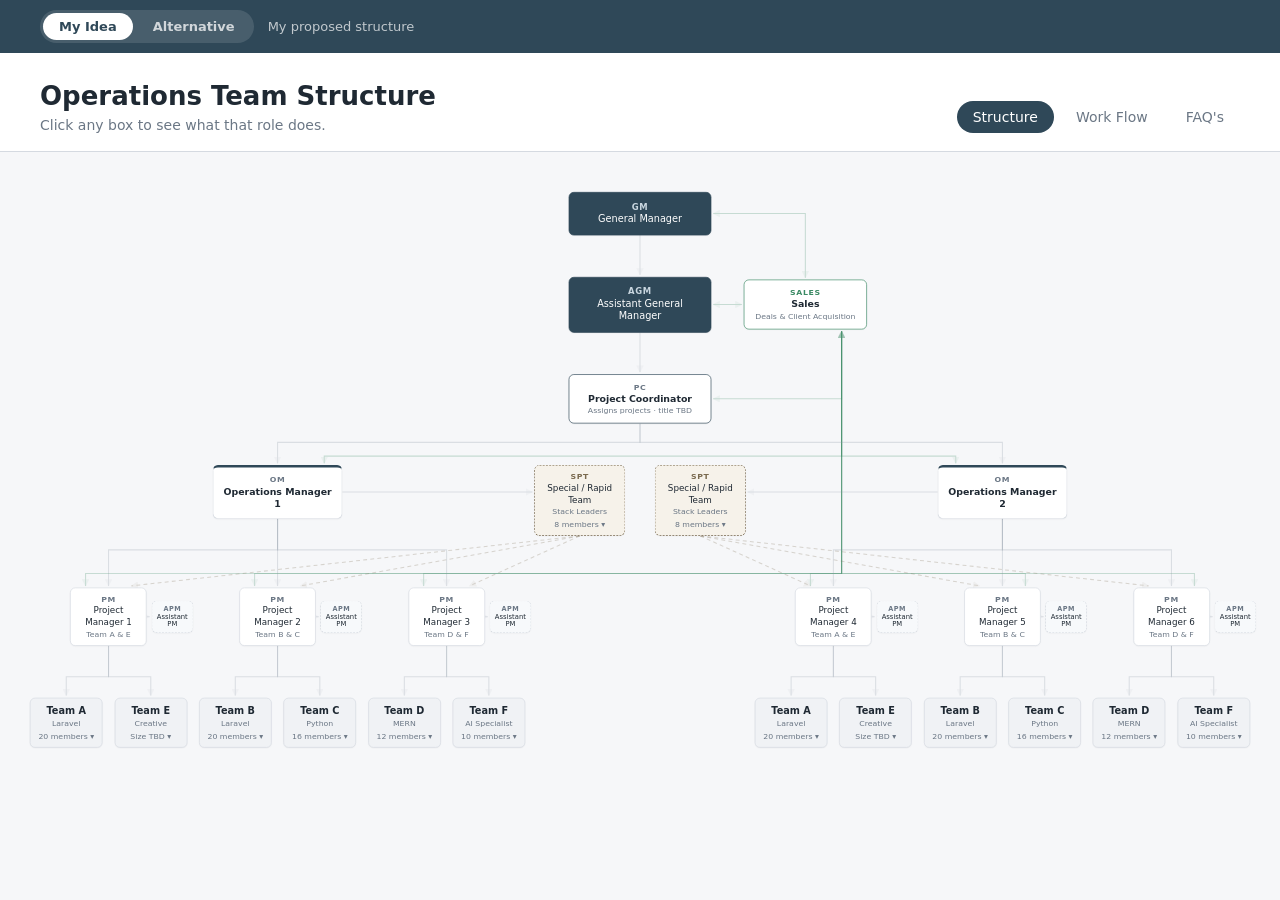
<file: index.html>
<!DOCTYPE html>
<html lang="en">

<head>
  <meta charset="UTF-8">
  <meta name="viewport" content="width=device-width, initial-scale=1.0">
  <title>Operations Team Structure</title>
  <link rel="stylesheet" href="style.css">
</head>

<body>

  <div class="version-bar">
    <nav class="version-switch" aria-label="Version">
      <a href="index.html" class="active" aria-current="true">My Idea</a>
      <a href="alt-structure.html">Alternative</a>
    </nav>
    <span class="version-note">My proposed structure</span>
  </div>

  <header class="page-header">
    <div>
      <h1>Operations Team Structure</h1>
      <p class="hint">Click any box to see what that role does.</p>
    </div>
    <nav class="top-nav" aria-label="Main">
      <ul>
        <li><a href="index.html" class="active" aria-current="page">Structure</a></li>
        <li><a href="workflow.html">Work Flow</a></li>
        <li><a href="faq.html">FAQ's</a></li>
      </ul>
    </nav>
  </header>

  <main class="chart-scroll">
    <div class="chart" id="chart">
      <svg class="lines" id="lines" aria-hidden="true"></svg>

      <!-- Level 1 -->
      <div class="level">
        <button class="node node--exec" data-id="gm">
          <span class="node-abbr">GM</span>
          <span class="node-title">General Manager</span>
        </button>
      </div>

      <!-- Level 2 -->
      <div class="level level--with-sales">
        <button class="node node--exec" data-id="agm">
          <span class="node-abbr">AGM</span>
          <span class="node-title">Assistant General Manager</span>
        </button>
        <button class="node node--sales" data-id="sales">
          <span class="node-abbr">SALES</span>
          <span class="node-title">Sales</span>
          <span class="node-sub">Deals &amp; Client Acquisition</span>
        </button>
      </div>

      <!-- Level 3: assigns the projects (final title not decided yet) -->
      <div class="level">
        <button class="node node--pc" data-id="pc">
          <span class="node-abbr">PC</span>
          <span class="node-title">Project Coordinator</span>
          <span class="node-sub">Assigns projects · title TBD</span>
        </button>
      </div>

      <!-- Operations Managers, Special Team, Project Managers, Teams -->
      <div class="org">
        <!-- Operations Manager 1 side -->
        <section class="side side--1">
          <button class="node node--om" data-id="om-1" style="grid-area: om">
            <span class="node-abbr">OM</span>
            <span class="node-title">Operations Manager 1</span>
          </button>
          <button class="node node--special" data-id="spt-1" style="grid-area: spt">
            <span class="node-abbr">SPT</span>
            <span class="node-title">Special / Rapid Team</span>
            <span class="node-sub">Stack Leaders</span>
            <span class="node-meta"></span>
          </button>

          <button class="node node--pm" data-id="pm-1ae" style="grid-area: p1">
            <span class="node-abbr">PM</span><span class="node-title">Project Manager 1</span>
            <span class="node-sub">Team A &amp; E</span>
          </button>
          <button class="node node--apm" data-id="apm-1ae" style="grid-area: p1">
            <span class="node-abbr">APM</span><span class="node-title">Assistant PM</span>
          </button>
          <button class="node node--pm" data-id="pm-1bc" style="grid-area: p2">
            <span class="node-abbr">PM</span><span class="node-title">Project Manager 2</span>
            <span class="node-sub">Team B &amp; C</span>
          </button>
          <button class="node node--apm" data-id="apm-1bc" style="grid-area: p2">
            <span class="node-abbr">APM</span><span class="node-title">Assistant PM</span>
          </button>
          <button class="node node--pm" data-id="pm-1df" style="grid-area: p3">
            <span class="node-abbr">PM</span><span class="node-title">Project Manager 3</span>
            <span class="node-sub">Team D &amp; F</span>
          </button>
          <button class="node node--apm" data-id="apm-1df" style="grid-area: p3">
            <span class="node-abbr">APM</span><span class="node-title">Assistant PM</span>
          </button>

          <button class="node node--team" data-id="team-1a" style="grid-area: ta">
            <span class="node-title">Team A</span><span class="node-sub">Laravel</span><span class="node-meta"></span>
          </button>
          <button class="node node--team" data-id="team-1e" style="grid-area: te">
            <span class="node-title">Team E</span><span class="node-sub">Creative</span><span class="node-meta"></span>
          </button>
          <button class="node node--team" data-id="team-1b" style="grid-area: tb">
            <span class="node-title">Team B</span><span class="node-sub">Laravel</span><span class="node-meta"></span>
          </button>
          <button class="node node--team" data-id="team-1c" style="grid-area: tc">
            <span class="node-title">Team C</span><span class="node-sub">Python</span><span class="node-meta"></span>
          </button>
          <button class="node node--team" data-id="team-1d" style="grid-area: td">
            <span class="node-title">Team D</span><span class="node-sub">MERN</span><span class="node-meta"></span>
          </button>
          <button class="node node--team" data-id="team-1f" style="grid-area: tf">
            <span class="node-title">Team F</span><span class="node-sub">AI Specialist</span><span class="node-meta"></span>
          </button>
        </section>

        <!-- Operations Manager 2 side -->
        <section class="side side--2">
          <button class="node node--om" data-id="om-2" style="grid-area: om">
            <span class="node-abbr">OM</span>
            <span class="node-title">Operations Manager 2</span>
          </button>
          <button class="node node--special" data-id="spt-2" style="grid-area: spt">
            <span class="node-abbr">SPT</span>
            <span class="node-title">Special / Rapid Team</span>
            <span class="node-sub">Stack Leaders</span>
            <span class="node-meta"></span>
          </button>

          <button class="node node--pm" data-id="pm-2ae" style="grid-area: p1">
            <span class="node-abbr">PM</span><span class="node-title">Project Manager 4</span>
            <span class="node-sub">Team A &amp; E</span>
          </button>
          <button class="node node--apm" data-id="apm-2ae" style="grid-area: p1">
            <span class="node-abbr">APM</span><span class="node-title">Assistant PM</span>
          </button>
          <button class="node node--pm" data-id="pm-2bc" style="grid-area: p2">
            <span class="node-abbr">PM</span><span class="node-title">Project Manager 5</span>
            <span class="node-sub">Team B &amp; C</span>
          </button>
          <button class="node node--apm" data-id="apm-2bc" style="grid-area: p2">
            <span class="node-abbr">APM</span><span class="node-title">Assistant PM</span>
          </button>
          <button class="node node--pm" data-id="pm-2df" style="grid-area: p3">
            <span class="node-abbr">PM</span><span class="node-title">Project Manager 6</span>
            <span class="node-sub">Team D &amp; F</span>
          </button>
          <button class="node node--apm" data-id="apm-2df" style="grid-area: p3">
            <span class="node-abbr">APM</span><span class="node-title">Assistant PM</span>
          </button>

          <button class="node node--team" data-id="team-2a" style="grid-area: ta">
            <span class="node-title">Team A</span><span class="node-sub">Laravel</span><span class="node-meta"></span>
          </button>
          <button class="node node--team" data-id="team-2e" style="grid-area: te">
            <span class="node-title">Team E</span><span class="node-sub">Creative</span><span class="node-meta"></span>
          </button>
          <button class="node node--team" data-id="team-2b" style="grid-area: tb">
            <span class="node-title">Team B</span><span class="node-sub">Laravel</span><span class="node-meta"></span>
          </button>
          <button class="node node--team" data-id="team-2c" style="grid-area: tc">
            <span class="node-title">Team C</span><span class="node-sub">Python</span><span class="node-meta"></span>
          </button>
          <button class="node node--team" data-id="team-2d" style="grid-area: td">
            <span class="node-title">Team D</span><span class="node-sub">MERN</span><span class="node-meta"></span>
          </button>
          <button class="node node--team" data-id="team-2f" style="grid-area: tf">
            <span class="node-title">Team F</span><span class="node-sub">AI Specialist</span><span class="node-meta"></span>
          </button>
        </section>
      </div>
    </div>
  </main>


  <script src="notes.js"></script>
  <script src="script.js"></script>
</body>

</html>
</file>
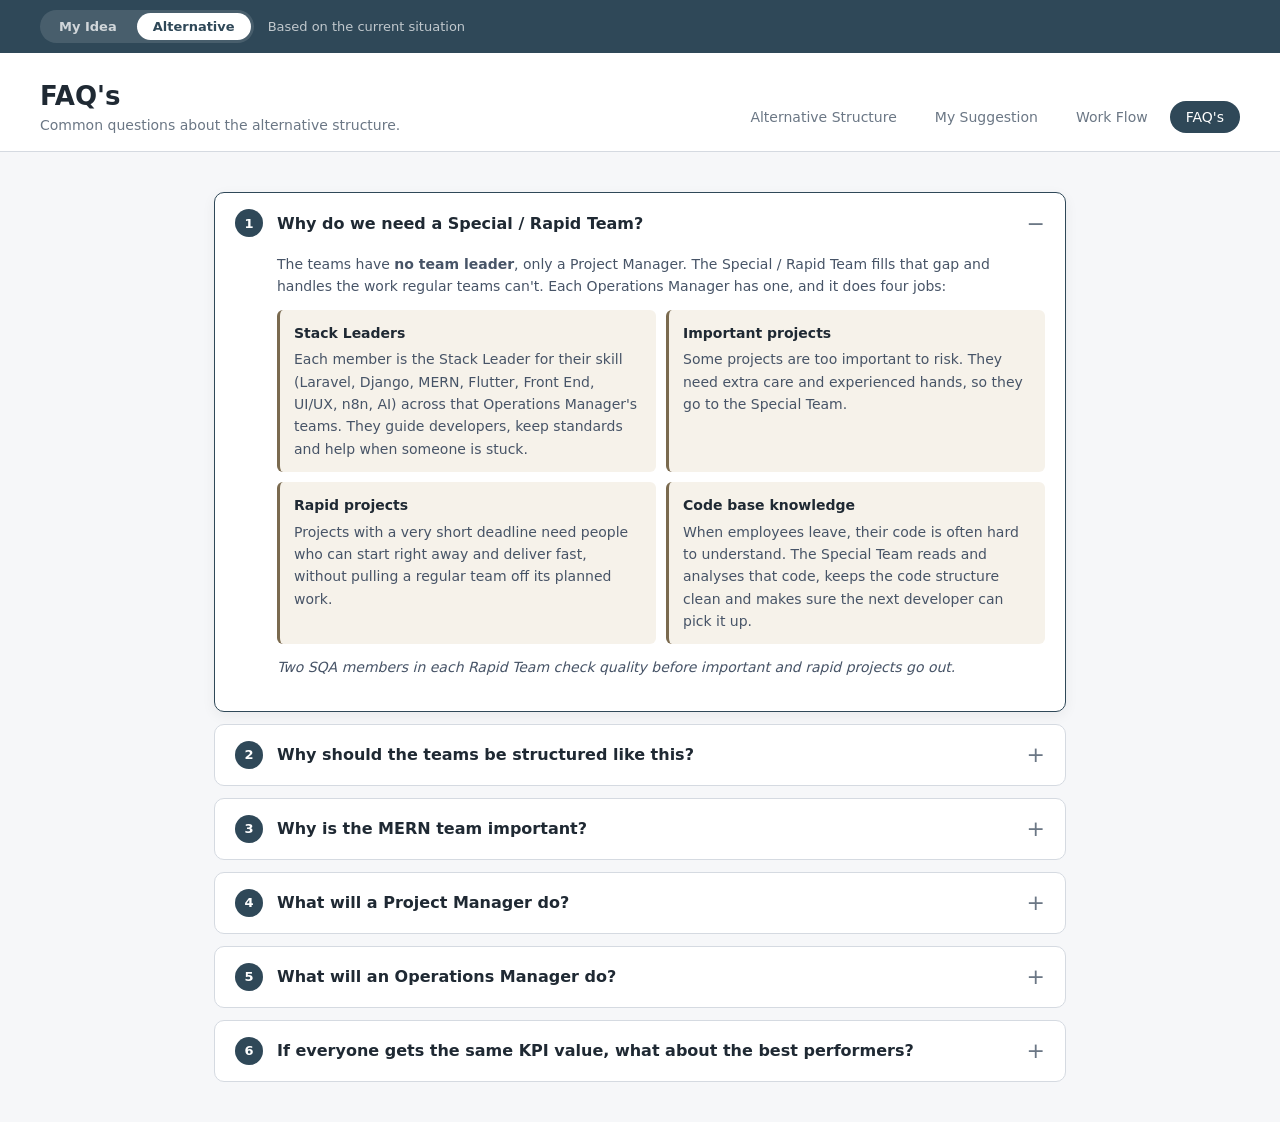
<file: alt-faq.html>
<!DOCTYPE html>
<html lang="en">

<head>
  <meta charset="UTF-8">
  <meta name="viewport" content="width=device-width, initial-scale=1.0">
  <title>FAQ's · Alternative · Operations Team</title>
  <link rel="stylesheet" href="style.css">
</head>

<body>

  <div class="version-bar">
    <nav class="version-switch" aria-label="Version">
      <a href="index.html">My Idea</a>
      <a href="alt-structure.html" class="active" aria-current="true">Alternative</a>
    </nav>
    <span class="version-note">Based on the current situation</span>
  </div>

  <header class="page-header">
    <div>
      <h1>FAQ's</h1>
      <p class="hint">Common questions about the alternative structure.</p>
    </div>
    <nav class="top-nav" aria-label="Main">
      <ul>
        <li><a href="alt-structure.html">Alternative Structure</a></li>
        <li><a href="alt-suggestions.html">My Suggestion</a></li>
        <li><a href="alt-workflow.html">Work Flow</a></li>
        <li><a href="alt-faq.html" class="active" aria-current="page">FAQ's</a></li>
      </ul>
    </nav>
  </header>

  <main class="page-body">

    <div class="faq">

      <details class="faq-item" open>
        <summary>
          <span class="faq-num">1</span>
          <span class="faq-q">Why do we need a Special / Rapid Team?</span>
        </summary>
        <div class="faq-a">
          <p>The teams have <b>no team leader</b>, only a Project Manager. The Special / Rapid Team fills that gap and handles the work regular teams can't. Each Operations Manager has one, and it does four jobs:</p>
          <ul class="faq-points">
            <li>
              <b>Stack Leaders</b>
              <span>Each member is the Stack Leader for their skill (Laravel, Django, MERN, Flutter, Front End, UI/UX, n8n, AI) across that Operations Manager's teams. They guide developers, keep standards and help when someone is stuck.</span>
            </li>
            <li>
              <b>Important projects</b>
              <span>Some projects are too important to risk. They need extra care and experienced hands, so they go to the Special Team.</span>
            </li>
            <li>
              <b>Rapid projects</b>
              <span>Projects with a very short deadline need people who can start right away and deliver fast, without pulling a regular team off its planned work.</span>
            </li>
            <li>
              <b>Code base knowledge</b>
              <span>When employees leave, their code is often hard to understand. The Special Team reads and analyses that code, keeps the code structure clean and makes sure the next developer can pick it up.</span>
            </li>
          </ul>
          <p class="faq-note">Two SQA members in each Rapid Team check quality before important and rapid projects go out.</p>
        </div>
      </details>

      <details class="faq-item">
        <summary>
          <span class="faq-num">2</span>
          <span class="faq-q">Why should the teams be structured like this?</span>
        </summary>
        <div class="faq-a">
          <p>My first choice would be <b>fewer teams</b>. But the plan is to keep all the teams for now, so this is the best way to do it: 6 teams, each with one Project Manager, and the current members spread by role so every team can actually work.</p>
          <ul class="faq-points">
            <li>
              <b>Better use of people</b>
              <span>Members are placed where their skill is needed, instead of some teams being full while others are missing whole roles.</span>
            </li>
            <li>
              <b>Every team can work</b>
              <span>Every team gets at least 2 people in each role, so it has enough members to take on a project from start to finish.</span>
            </li>
            <li>
              <b>No team is held back</b>
              <span>No team is left short-staffed or waiting on another team, because the gaps are shared out evenly.</span>
            </li>
            <li>
              <b>Room to grow</b>
              <span>Teams don't have to be complete on day one. Open slots can be hired later, and extra members are kept for the Rapid Teams.</span>
            </li>
          </ul>
          <p class="faq-note">See <a href="alt-suggestions.html#teams">My Suggestion → Team Suggestion</a> for the full team list.</p>
        </div>
      </details>

      <details class="faq-item">
        <summary>
          <span class="faq-num">3</span>
          <span class="faq-q">Why is the MERN team important?</span>
        </summary>
        <div class="faq-a">
          <p>The MERN team is where we want to <b>focus and grow</b>. That's why it starts as its own separate team from day one.</p>
          <ul class="faq-points">
            <li>
              <b>Flutter isn't always enough</b>
              <span>We already have Flutter, but some projects need React Native. The MERN team covers that and lets us explore it properly.</span>
            </li>
            <li>
              <b>One language for everything</b>
              <span>Web front end, backend and mobile are all built with JavaScript, so the whole project is managed in one stack.</span>
            </li>
            <li>
              <b>One developer can do it all</b>
              <span>A MERN developer can work across front end, backend and React Native, which makes the team flexible and easy to plan.</span>
            </li>
            <li>
              <b>Start with one, grow into many</b>
              <span>We build this one team up step by step. Once it works well, we can create more MERN teams.</span>
            </li>
          </ul>
        </div>
      </details>

      <details class="faq-item">
        <summary>
          <span class="faq-num">4</span>
          <span class="faq-q">What will a Project Manager do?</span>
        </summary>
        <div class="faq-a">
          <p>The Project Manager owns their projects from assignment to delivery and handles everything between the client and the team.</p>
          <ul class="faq-points">
            <li>
              <b>Core work</b>
              <ul class="faq-tasks">
                <li>Client meetings</li>
                <li>Check the project status</li>
                <li>Update the project's Google Doc</li>
                <li>Send and receive project updates</li>
                <li>Assign tasks to developers based on those updates</li>
              </ul>
            </li>
            <li>
              <b>Project &amp; client management</b>
              <ul class="faq-tasks">
                <li>Update the Project Order Sheet / project sheet</li>
                <li>Check deadlines</li>
                <li>Check, send and help with client messages</li>
                <li>Handle everything in the client management system (CMS)</li>
              </ul>
            </li>
          </ul>
          <p class="faq-note">Support messages are the one exception: the PM gives the project story and the Operations Manager writes them (see <a href="alt-workflow.html">Work Flow 1</a>).</p>
        </div>
      </details>

      <details class="faq-item">
        <summary>
          <span class="faq-num">5</span>
          <span class="faq-q">What will an Operations Manager do?</span>
        </summary>
        <div class="faq-a">
          <p>The Operations Manager sees everything the Project Manager sees, across all 3 of their PMs, and handles escalations, cancellations and support messages.</p>
          <ul class="faq-points">
            <li>
              <b>Oversight</b>
              <ul class="faq-tasks">
                <li>See every client's situation across their 3 PMs</li>
                <li>Follow the same project work as the PMs: status, updates, deadlines</li>
                <li>Check with the PMs and step in wherever needed</li>
              </ul>
            </li>
            <li>
              <b>Escalations, cancellations &amp; support</b>
              <ul class="faq-tasks">
                <li>Handle escalations</li>
                <li>Handle cancellation data</li>
                <li>Ask the PM for the project story, then write the support messages</li>
              </ul>
            </li>
          </ul>
        </div>
      </details>

      <details class="faq-item">
        <summary>
          <span class="faq-num">6</span>
          <span class="faq-q">If everyone gets the same KPI value, what about the best performers?</span>
        </summary>
        <div class="faq-a">
          <p>Everyone gets the same share of the delivered value, but <b>good work is still rewarded</b> on top of it.</p>
          <ul class="faq-points">
            <li>
              <b>The PM picks them</b>
              <span>The Project Manager sees everyone's work every day, so they decide who performed best.</span>
            </li>
            <li>
              <b>Extra value</b>
              <span>A separate performance pool is kept aside from the start. The best performers get extra value from it.</span>
            </li>
            <li>
              <b>Other benefits</b>
              <span>Instead of extra value, we can also offer something else, or buy something for them as a reward.</span>
            </li>
            <li>
              <b>Why it works</b>
              <span>The equal share keeps everyone focused on delivery. The extra reward makes sure the people working hardest and best still stand out.</span>
            </li>
          </ul>
          <p class="faq-note">See <a href="alt-workflow.html">Work Flow 2: KPI Distribution</a> for the full flow.</p>
        </div>
      </details>

    </div>

  </main>

</body>

</html>
</file>
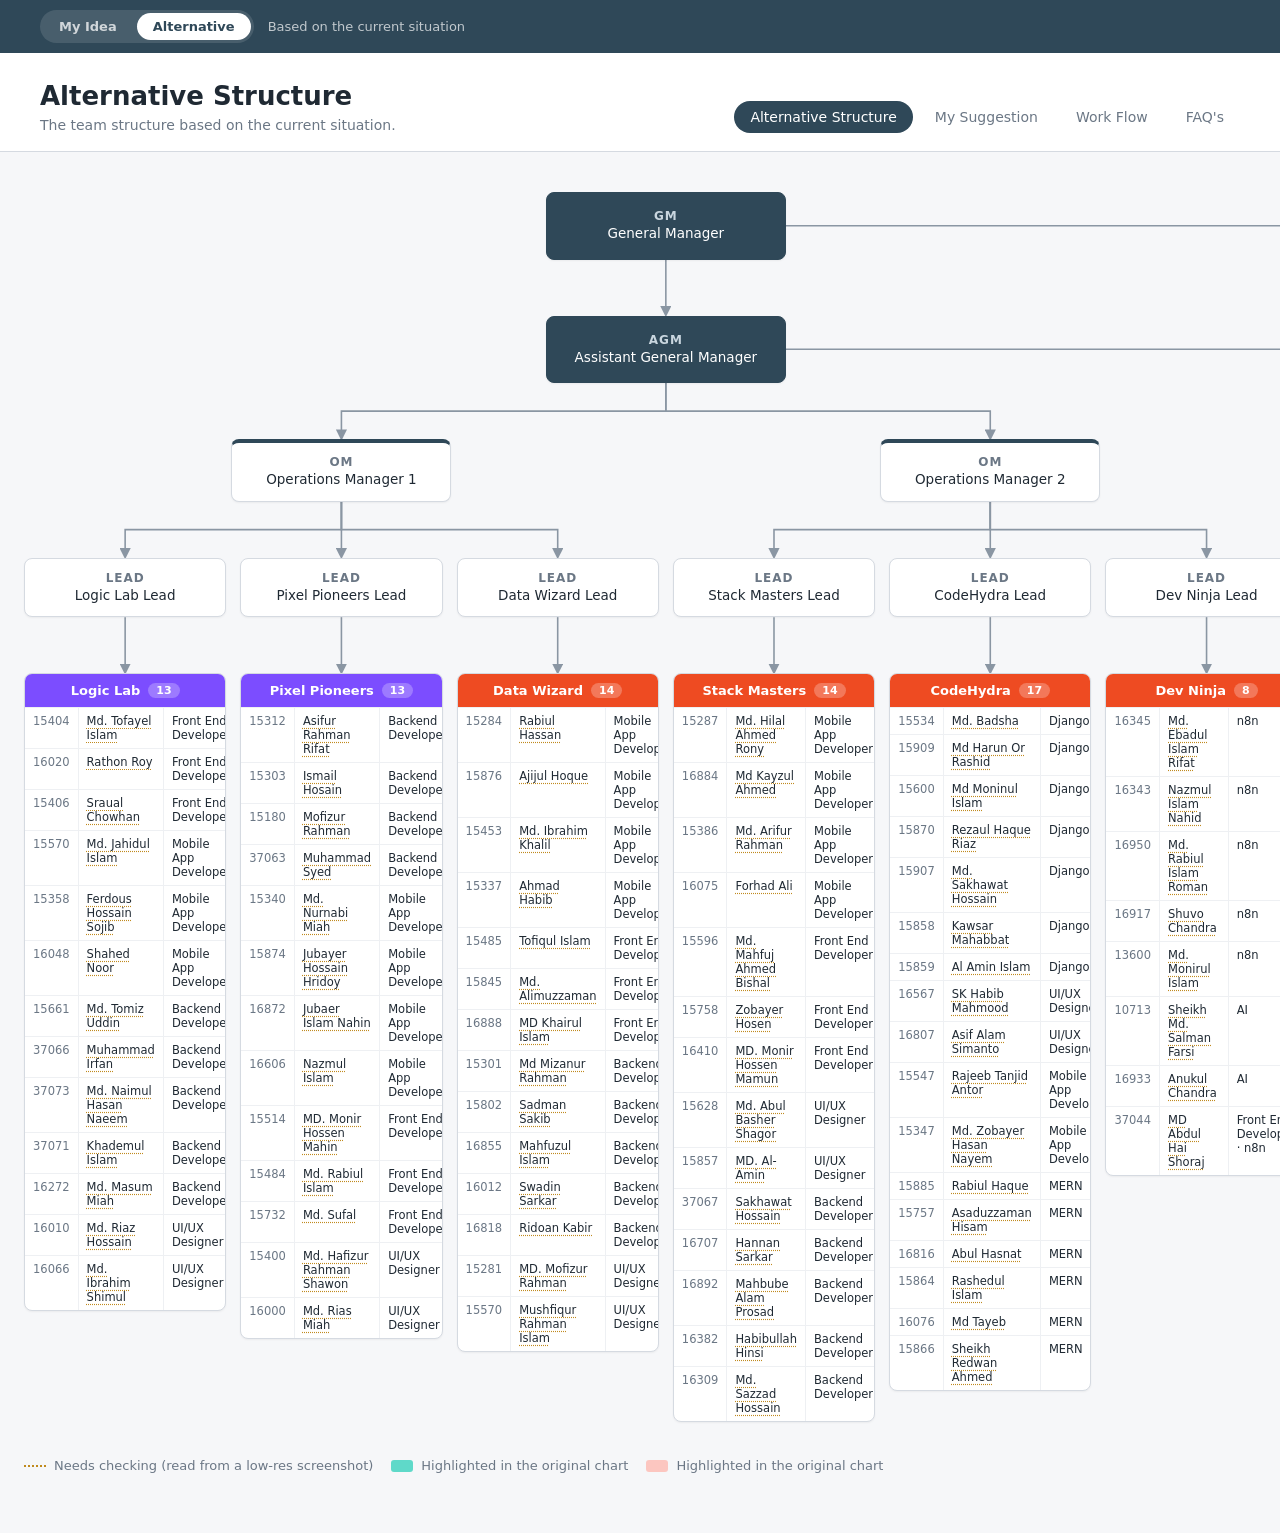
<file: alt-structure.html>
<!DOCTYPE html>
<html lang="en">

<head>
  <meta charset="UTF-8">
  <meta name="viewport" content="width=device-width, initial-scale=1.0">
  <title>Alternative Structure · Alternative · Operations Team</title>
  <link rel="stylesheet" href="style.css">
</head>

<body>

  <div class="version-bar">
    <nav class="version-switch" aria-label="Version">
      <a href="index.html">My Idea</a>
      <a href="alt-structure.html" class="active" aria-current="true">Alternative</a>
    </nav>
    <span class="version-note">Based on the current situation</span>
  </div>

  <header class="page-header">
    <div>
      <h1>Alternative Structure</h1>
      <p class="hint">The team structure based on the current situation.</p>
    </div>
    <nav class="top-nav" aria-label="Main">
      <ul>
        <li><a href="alt-structure.html" class="active" aria-current="page">Alternative Structure</a></li>
        <li><a href="alt-suggestions.html">My Suggestion</a></li>
        <li><a href="alt-workflow.html">Work Flow</a></li>
        <li><a href="alt-faq.html">FAQ's</a></li>
      </ul>
    </nav>
  </header>

  <main class="chart-scroll">
    <div class="alt-chart" id="alt-chart">
      <svg class="lines" id="alt-lines" aria-hidden="true"></svg>

      <!-- Level 1 -->
      <div class="anode anode--top" data-id="top" style="grid-area: top">
        <span class="node-abbr">GM</span>
        <span class="node-title">General Manager</span>
      </div>

      <!-- Level 2 -->
      <div class="anode anode--top" data-id="agm" style="grid-area: agm">
        <span class="node-abbr">AGM</span>
        <span class="node-title">Assistant General Manager</span>
      </div>

      <!-- Level 3 -->
      <div class="anode anode--om" data-id="om-1" style="grid-area: om1">
        <span class="node-abbr">OM</span>
        <span class="node-title">Operations Manager 1</span>
      </div>
      <div class="anode anode--om" data-id="om-2" style="grid-area: om2">
        <span class="node-abbr">OM</span>
        <span class="node-title">Operations Manager 2</span>
      </div>

      <!-- Level 4 (one lead box per team) and the team tables are added by alt-script.js -->
    </div>

    <ul class="alt-legend" id="alt-legend"></ul>
  </main>

  <script src="alt-data.js"></script>
  <script src="alt-script.js"></script>
</body>

</html>
</file>
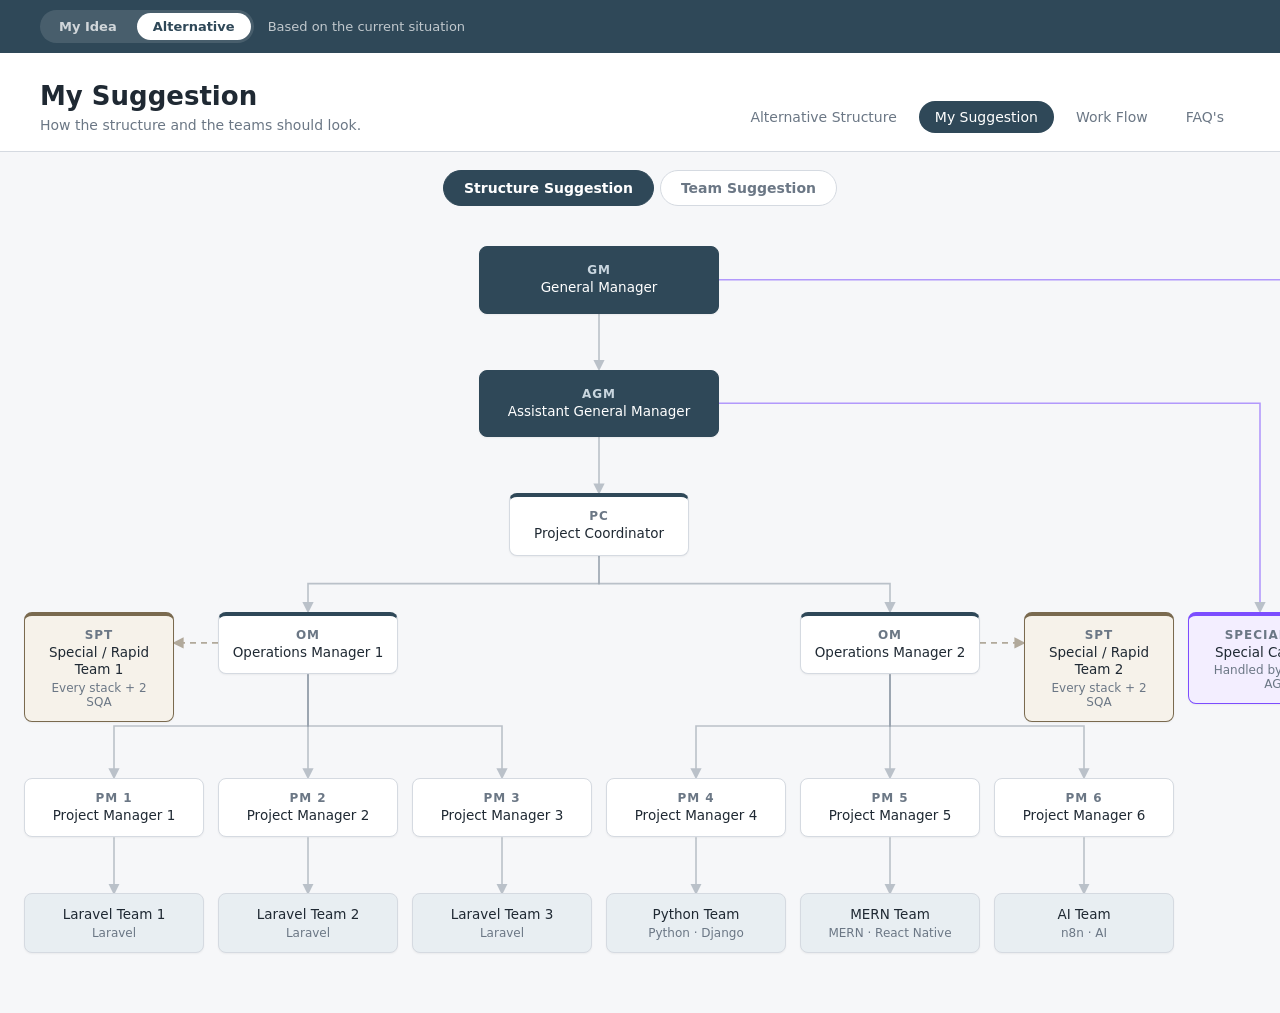
<file: alt-suggestions.html>
<!DOCTYPE html>
<html lang="en">

<head>
  <meta charset="UTF-8">
  <meta name="viewport" content="width=device-width, initial-scale=1.0">
  <title>My Suggestion · Alternative · Operations Team</title>
  <link rel="stylesheet" href="style.css">
</head>

<body>

  <div class="version-bar">
    <nav class="version-switch" aria-label="Version">
      <a href="index.html">My Idea</a>
      <a href="alt-structure.html" class="active" aria-current="true">Alternative</a>
    </nav>
    <span class="version-note">Based on the current situation</span>
  </div>

  <header class="page-header">
    <div>
      <h1>My Suggestion</h1>
      <p class="hint">How the structure and the teams should look.</p>
    </div>
    <nav class="top-nav" aria-label="Main">
      <ul>
        <li><a href="alt-structure.html">Alternative Structure</a></li>
        <li><a href="alt-suggestions.html" class="active" aria-current="page">My Suggestion</a></li>
        <li><a href="alt-workflow.html">Work Flow</a></li>
        <li><a href="alt-faq.html">FAQ's</a></li>
      </ul>
    </nav>
  </header>

  <div class="sg-tabs" role="tablist">
    <button class="sg-tab" role="tab" data-tab="structure">Structure Suggestion</button>
    <button class="sg-tab" role="tab" data-tab="teams">Team Suggestion</button>
  </div>

  <!-- ===================== Structure Suggestion ===================== -->
  <main class="chart-scroll" id="tab-structure" role="tabpanel">
    <div class="alt-chart sg-chart" id="sg-chart">
      <svg class="lines" id="sg-lines" aria-hidden="true"></svg>

      <button class="anode anode--top" data-id="gm" style="grid-row: 1; grid-column: 3 / 5">
        <span class="node-abbr">GM</span>
        <span class="node-title">General Manager</span>
      </button>

      <button class="anode anode--top" data-id="agm" style="grid-row: 2; grid-column: 3 / 5">
        <span class="node-abbr">AGM</span>
        <span class="node-title">Assistant General Manager</span>
      </button>

      <button class="anode anode--om" data-id="pc" style="grid-row: 3; grid-column: 3 / 5">
        <span class="node-abbr">PC</span>
        <span class="node-title">Project Coordinator</span>
      </button>

      <button class="anode anode--rapid" data-id="rapid-1" style="grid-row: 4; grid-column: 1">
        <span class="node-abbr">SPT</span>
        <span class="node-title">Special / Rapid Team 1</span>
        <span class="node-sub">Every stack + 2 SQA</span>
      </button>
      <button class="anode anode--om" data-id="om-1" style="grid-row: 4; grid-column: 2">
        <span class="node-abbr">OM</span>
        <span class="node-title">Operations Manager 1</span>
      </button>
      <button class="anode anode--om" data-id="om-2" style="grid-row: 4; grid-column: 5">
        <span class="node-abbr">OM</span>
        <span class="node-title">Operations Manager 2</span>
      </button>
      <button class="anode anode--rapid" data-id="rapid-2" style="grid-row: 4; grid-column: 6">
        <span class="node-abbr">SPT</span>
        <span class="node-title">Special / Rapid Team 2</span>
        <span class="node-sub">Every stack + 2 SQA</span>
      </button>

      <button class="anode anode--special" data-id="special" style="grid-row: 4; grid-column: 7">
        <span class="node-abbr">SPECIAL CASE</span>
        <span class="node-title">Special Case Team</span>
        <span class="node-sub">Handled by the GM &amp; AGM</span>
      </button>

      <!-- Project Managers and teams are added by alt-suggestions.js -->
    </div>
  </main>

  <!-- ===================== Team Suggestion ===================== -->
  <main class="page-body page-body--wide sg" id="tab-teams" role="tabpanel" hidden>

    <section class="sg-intro">
      <div class="sg-summary" id="sg-summary"></div>
      <div class="sg-hire-total">
        <h2>Open slots to hire later</h2>
        <ul id="sg-hire-total"></ul>
      </div>
    </section>

    <h2 class="sg-title">Teams</h2>
    <p class="sg-sub">Members are spread so every team has at least 2 people per role where possible. Teams don't need to be complete from day one.</p>
    <div class="sg-teams" id="sg-teams"></div>

    <h2 class="sg-title">Special / Rapid Teams</h2>
    <p class="sg-sub">One Rapid Team per Operations Manager: one member from every stack plus 2 SQA. Members will be assigned later, from Extra or the teams.</p>
    <div class="sg-split" id="sg-rapid"></div>

    <h2 class="sg-title sg-title--spaced">Special Case <span class="sg-tag">GM &amp; AGM</span></h2>
    <p class="sg-sub">Special members handled directly by the GM and AGM.</p>
    <div class="sg-split">
      <div id="sg-special"></div>
    </div>

    <h2 class="sg-title sg-title--spaced">Team plan</h2>
    <ul class="sg-points">
      <li><b>3 Laravel teams</b>: 3 UI/UX, 4 Front End, 4 Flutter, 5 Backend (Laravel)</li>
      <li><b>1 Python team</b>: same shape, with 5 Django backend</li>
      <li><b>1 full MERN team</b>: React Native instead of Flutter. 2 UI/UX, 3 MERN + Front, 3 MERN + Native, 4 MERN + Backend</li>
      <li><b>1 AI team</b>: 6 n8n + Front End, 4 AI Specialists</li>
    </ul>

  </main>

  <script src="alt-data.js"></script>
  <script src="notes.js"></script>
  <script src="alt-suggestions.js"></script>
</body>

</html>
</file>
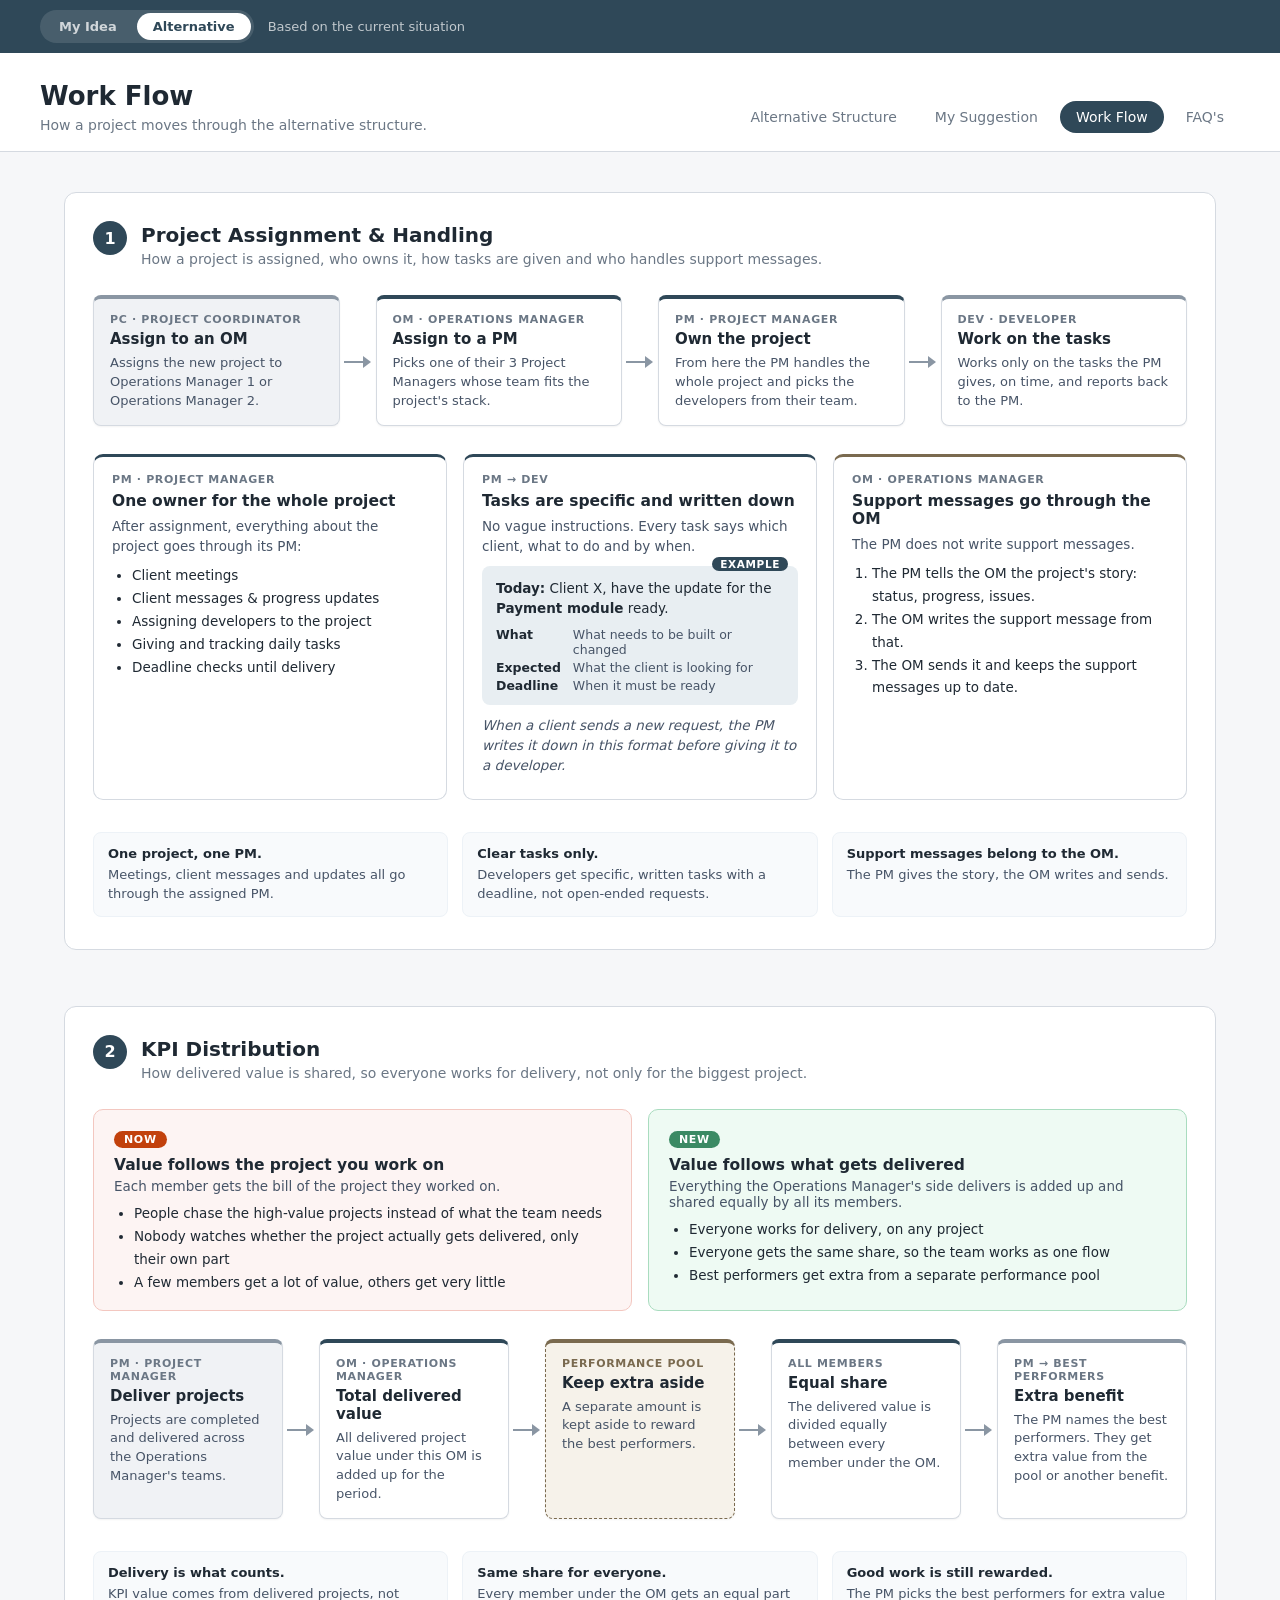
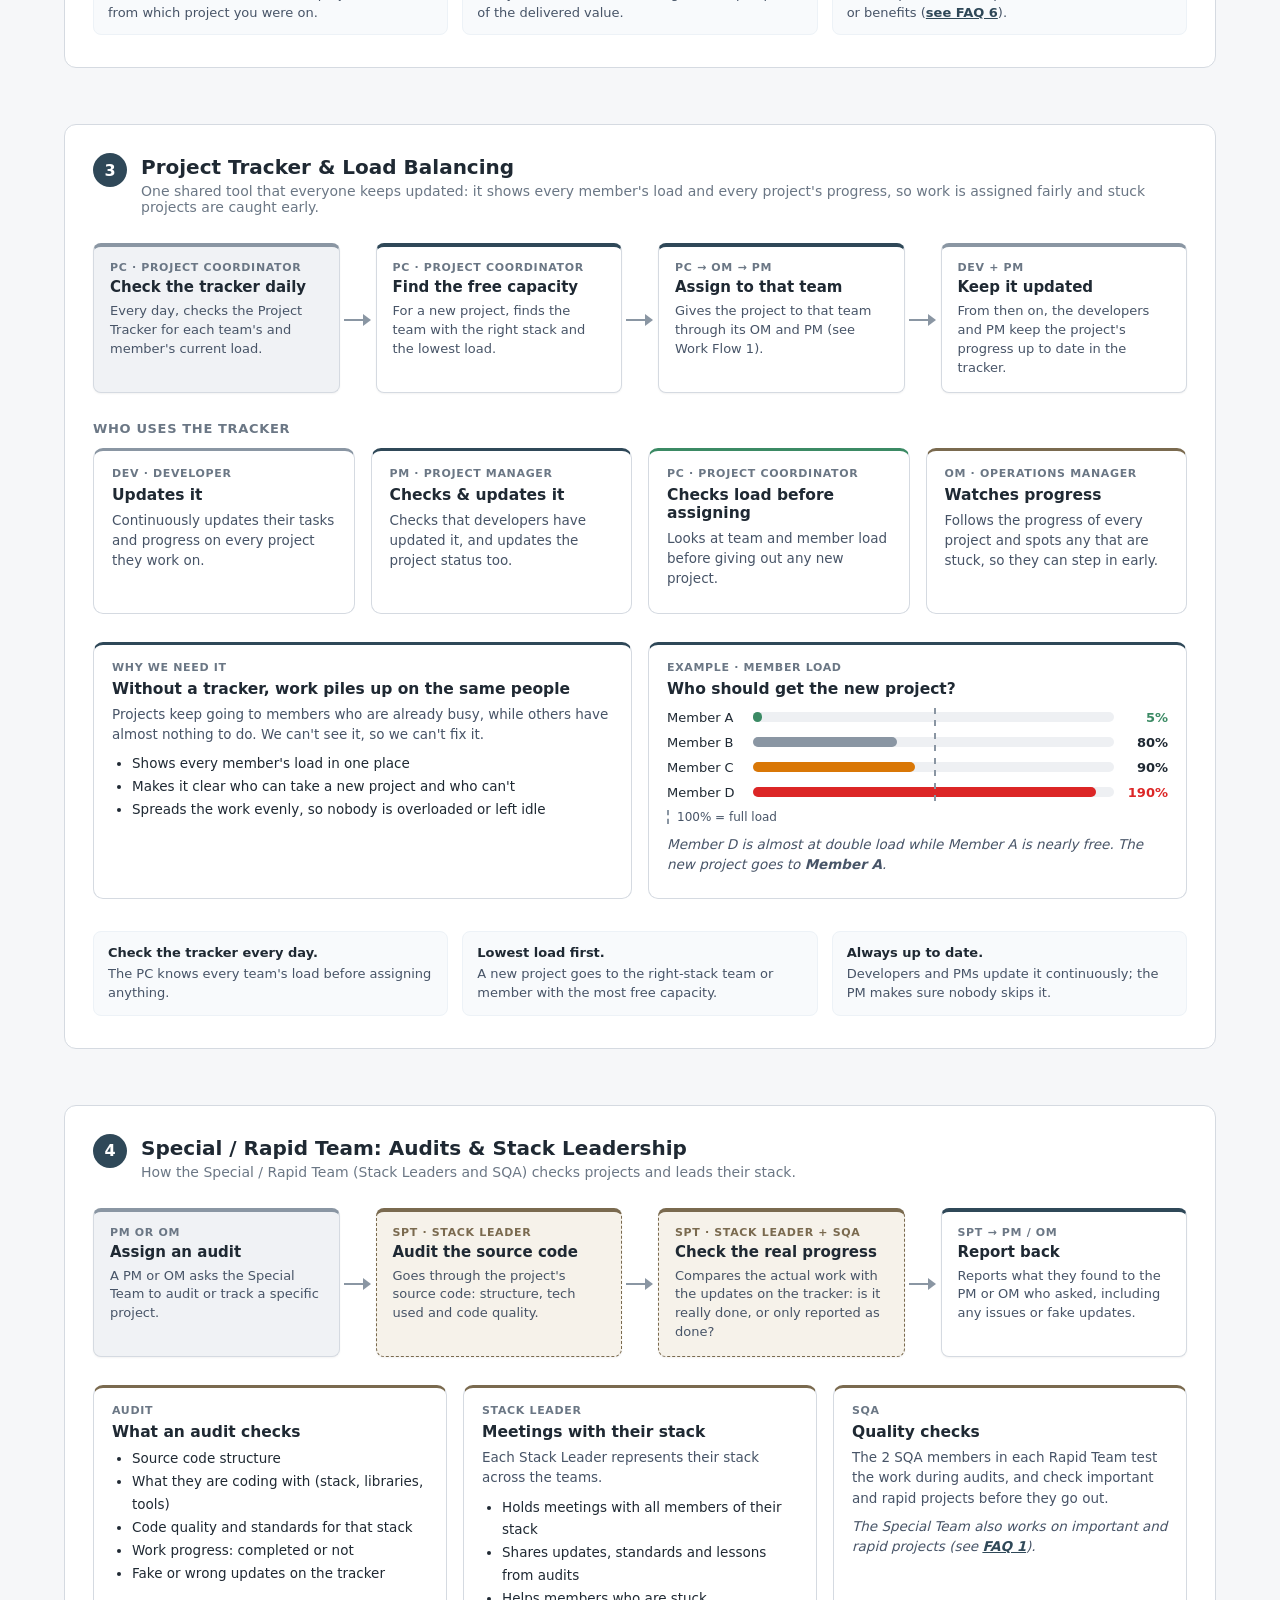
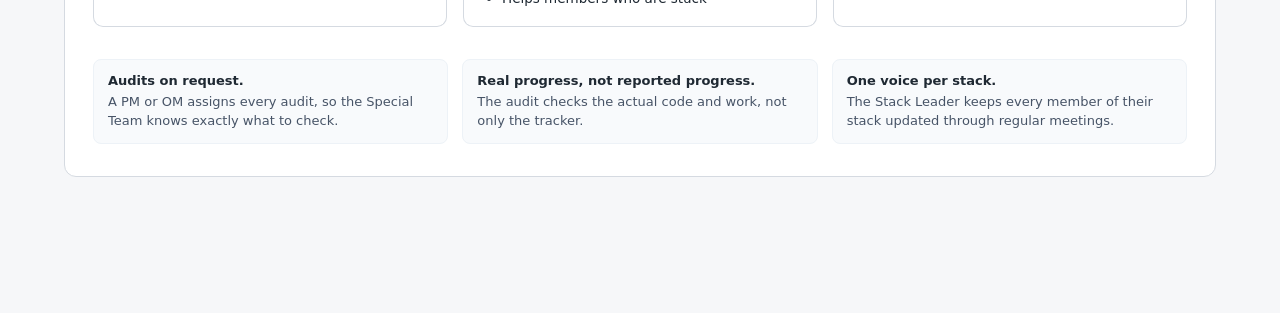
<file: alt-workflow.html>
<!DOCTYPE html>
<html lang="en">

<head>
  <meta charset="UTF-8">
  <meta name="viewport" content="width=device-width, initial-scale=1.0">
  <title>Work Flow · Alternative · Operations Team</title>
  <link rel="stylesheet" href="style.css">
</head>

<body>

  <div class="version-bar">
    <nav class="version-switch" aria-label="Version">
      <a href="index.html">My Idea</a>
      <a href="alt-structure.html" class="active" aria-current="true">Alternative</a>
    </nav>
    <span class="version-note">Based on the current situation</span>
  </div>

  <header class="page-header">
    <div>
      <h1>Work Flow</h1>
      <p class="hint">How a project moves through the alternative structure.</p>
    </div>
    <nav class="top-nav" aria-label="Main">
      <ul>
        <li><a href="alt-structure.html">Alternative Structure</a></li>
        <li><a href="alt-suggestions.html">My Suggestion</a></li>
        <li><a href="alt-workflow.html" class="active" aria-current="page">Work Flow</a></li>
        <li><a href="alt-faq.html">FAQ's</a></li>
      </ul>
    </nav>
  </header>

  <main class="page-body page-body--wide">

    <!-- ===================== Workflow 1 ===================== -->
    <section class="flow">
      <div class="flow-head">
        <span class="flow-num">1</span>
        <div>
          <h2>Project Assignment &amp; Handling</h2>
          <p>How a project is assigned, who owns it, how tasks are given and who handles support messages.</p>
        </div>
      </div>

      <ol class="chain chain--4">
        <li class="step step--source">
          <span class="step-role">PC · Project Coordinator</span>
          <h3>Assign to an OM</h3>
          <p>Assigns the new project to Operations Manager 1 or Operations Manager 2.</p>
        </li>
        <li class="step">
          <span class="step-role">OM · Operations Manager</span>
          <h3>Assign to a PM</h3>
          <p>Picks one of their 3 Project Managers whose team fits the project's stack.</p>
        </li>
        <li class="step">
          <span class="step-role">PM · Project Manager</span>
          <h3>Own the project</h3>
          <p>From here the PM handles the whole project and picks the developers from their team.</p>
        </li>
        <li class="step step--dev">
          <span class="step-role">DEV · Developer</span>
          <h3>Work on the tasks</h3>
          <p>Works only on the tasks the PM gives, on time, and reports back to the PM.</p>
        </li>
      </ol>

      <div class="wf-grid">
        <article class="wf-card">
          <span class="step-role">PM · Project Manager</span>
          <h3>One owner for the whole project</h3>
          <p>After assignment, everything about the project goes through its PM:</p>
          <ul class="wf-list">
            <li>Client meetings</li>
            <li>Client messages &amp; progress updates</li>
            <li>Assigning developers to the project</li>
            <li>Giving and tracking daily tasks</li>
            <li>Deadline checks until delivery</li>
          </ul>
        </article>

        <article class="wf-card">
          <span class="step-role">PM → DEV</span>
          <h3>Tasks are specific and written down</h3>
          <p>No vague instructions. Every task says which client, what to do and by when.</p>
          <div class="task-example">
            <span class="task-example-tag">Example</span>
            <p><b>Today:</b> Client X, have the update for the <b>Payment module</b> ready.</p>
            <dl>
              <dt>What</dt><dd>What needs to be built or changed</dd>
              <dt>Expected</dt><dd>What the client is looking for</dd>
              <dt>Deadline</dt><dd>When it must be ready</dd>
            </dl>
          </div>
          <p class="wf-note">When a client sends a new request, the PM writes it down in this format before giving it to a developer.</p>
        </article>

        <article class="wf-card wf-card--om">
          <span class="step-role">OM · Operations Manager</span>
          <h3>Support messages go through the OM</h3>
          <p>The PM does not write support messages.</p>
          <ol class="wf-steps">
            <li>The PM tells the OM the project's story: status, progress, issues.</li>
            <li>The OM writes the support message from that.</li>
            <li>The OM sends it and keeps the support messages up to date.</li>
          </ol>
        </article>
      </div>

      <ul class="rules">
        <li><b>One project, one PM.</b> Meetings, client messages and updates all go through the assigned PM.</li>
        <li><b>Clear tasks only.</b> Developers get specific, written tasks with a deadline, not open-ended requests.</li>
        <li><b>Support messages belong to the OM.</b> The PM gives the story, the OM writes and sends.</li>
      </ul>
    </section>

    <!-- ===================== Workflow 2 ===================== -->
    <section class="flow">
      <div class="flow-head">
        <span class="flow-num">2</span>
        <div>
          <h2>KPI Distribution</h2>
          <p>How delivered value is shared, so everyone works for delivery, not only for the biggest project.</p>
        </div>
      </div>

      <div class="kpi-compare">
        <article class="kpi-card kpi-card--now">
          <span class="kpi-tag">Now</span>
          <h3>Value follows the project you work on</h3>
          <p>Each member gets the bill of the project they worked on.</p>
          <ul class="wf-list">
            <li>People chase the high-value projects instead of what the team needs</li>
            <li>Nobody watches whether the project actually gets delivered, only their own part</li>
            <li>A few members get a lot of value, others get very little</li>
          </ul>
        </article>
        <article class="kpi-card kpi-card--new">
          <span class="kpi-tag">New</span>
          <h3>Value follows what gets delivered</h3>
          <p>Everything the Operations Manager's side delivers is added up and shared equally by all its members.</p>
          <ul class="wf-list">
            <li>Everyone works for delivery, on any project</li>
            <li>Everyone gets the same share, so the team works as one flow</li>
            <li>Best performers get extra from a separate performance pool</li>
          </ul>
        </article>
      </div>

      <ol class="chain">
        <li class="step step--source">
          <span class="step-role">PM · Project Manager</span>
          <h3>Deliver projects</h3>
          <p>Projects are completed and delivered across the Operations Manager's teams.</p>
        </li>
        <li class="step">
          <span class="step-role">OM · Operations Manager</span>
          <h3>Total delivered value</h3>
          <p>All delivered project value under this OM is added up for the period.</p>
        </li>
        <li class="step step--special">
          <span class="step-role">Performance pool</span>
          <h3>Keep extra aside</h3>
          <p>A separate amount is kept aside to reward the best performers.</p>
        </li>
        <li class="step">
          <span class="step-role">All members</span>
          <h3>Equal share</h3>
          <p>The delivered value is divided equally between every member under the OM.</p>
        </li>
        <li class="step step--dev">
          <span class="step-role">PM → Best performers</span>
          <h3>Extra benefit</h3>
          <p>The PM names the best performers. They get extra value from the pool or another benefit.</p>
        </li>
      </ol>

      <ul class="rules">
        <li><b>Delivery is what counts.</b> KPI value comes from delivered projects, not from which project you were on.</li>
        <li><b>Same share for everyone.</b> Every member under the OM gets an equal part of the delivered value.</li>
        <li><b>Good work is still rewarded.</b> The PM picks the best performers for extra value or benefits (<a href="alt-faq.html">see FAQ 6</a>).</li>
      </ul>
    </section>

    <!-- ===================== Workflow 3 ===================== -->
    <section class="flow">
      <div class="flow-head">
        <span class="flow-num">3</span>
        <div>
          <h2>Project Tracker &amp; Load Balancing</h2>
          <p>One shared tool that everyone keeps updated: it shows every member's load and every project's progress, so work is assigned fairly and stuck projects are caught early.</p>
        </div>
      </div>

      <ol class="chain chain--4">
        <li class="step step--source">
          <span class="step-role">PC · Project Coordinator</span>
          <h3>Check the tracker daily</h3>
          <p>Every day, checks the Project Tracker for each team's and member's current load.</p>
        </li>
        <li class="step">
          <span class="step-role">PC · Project Coordinator</span>
          <h3>Find the free capacity</h3>
          <p>For a new project, finds the team with the right stack and the lowest load.</p>
        </li>
        <li class="step">
          <span class="step-role">PC → OM → PM</span>
          <h3>Assign to that team</h3>
          <p>Gives the project to that team through its OM and PM (see Work Flow 1).</p>
        </li>
        <li class="step step--dev">
          <span class="step-role">DEV + PM</span>
          <h3>Keep it updated</h3>
          <p>From then on, the developers and PM keep the project's progress up to date in the tracker.</p>
        </li>
      </ol>

      <h3 class="wf-subtitle">Who uses the tracker</h3>
      <div class="wf-grid wf-grid--4">
        <article class="wf-card wf-card--dev">
          <span class="step-role">DEV · Developer</span>
          <h3>Updates it</h3>
          <p>Continuously updates their tasks and progress on every project they work on.</p>
        </article>
        <article class="wf-card">
          <span class="step-role">PM · Project Manager</span>
          <h3>Checks &amp; updates it</h3>
          <p>Checks that developers have updated it, and updates the project status too.</p>
        </article>
        <article class="wf-card wf-card--pc">
          <span class="step-role">PC · Project Coordinator</span>
          <h3>Checks load before assigning</h3>
          <p>Looks at team and member load before giving out any new project.</p>
        </article>
        <article class="wf-card wf-card--om">
          <span class="step-role">OM · Operations Manager</span>
          <h3>Watches progress</h3>
          <p>Follows the progress of every project and spots any that are stuck, so they can step in early.</p>
        </article>
      </div>

      <div class="wf-grid wf-grid--2">
        <article class="wf-card">
          <span class="step-role">Why we need it</span>
          <h3>Without a tracker, work piles up on the same people</h3>
          <p>Projects keep going to members who are already busy, while others have almost nothing to do. We can't see it, so we can't fix it.</p>
          <ul class="wf-list">
            <li>Shows every member's load in one place</li>
            <li>Makes it clear who can take a new project and who can't</li>
            <li>Spreads the work evenly, so nobody is overloaded or left idle</li>
          </ul>
        </article>

        <article class="wf-card">
          <span class="step-role">Example · member load</span>
          <h3>Who should get the new project?</h3>
          <ul class="load-list">
            <li class="load-row load--low"><span>Member A</span><span class="load-bar"><i style="width: 2.5%"></i></span><b>5%</b></li>
            <li class="load-row"><span>Member B</span><span class="load-bar"><i style="width: 40%"></i></span><b>80%</b></li>
            <li class="load-row load--high"><span>Member C</span><span class="load-bar"><i style="width: 45%"></i></span><b>90%</b></li>
            <li class="load-row load--over"><span>Member D</span><span class="load-bar"><i style="width: 95%"></i></span><b>190%</b></li>
          </ul>
          <p class="load-legend"><span class="load-cap"></span>100% = full load</p>
          <p class="wf-note">Member D is almost at double load while Member A is nearly free. The new project goes to <b>Member A</b>.</p>
        </article>
      </div>

      <ul class="rules">
        <li><b>Check the tracker every day.</b> The PC knows every team's load before assigning anything.</li>
        <li><b>Lowest load first.</b> A new project goes to the right-stack team or member with the most free capacity.</li>
        <li><b>Always up to date.</b> Developers and PMs update it continuously; the PM makes sure nobody skips it.</li>
      </ul>
    </section>

    <!-- ===================== Workflow 4 ===================== -->
    <section class="flow">
      <div class="flow-head">
        <span class="flow-num">4</span>
        <div>
          <h2>Special / Rapid Team: Audits &amp; Stack Leadership</h2>
          <p>How the Special / Rapid Team (Stack Leaders and SQA) checks projects and leads their stack.</p>
        </div>
      </div>

      <ol class="chain chain--4">
        <li class="step step--source">
          <span class="step-role">PM or OM</span>
          <h3>Assign an audit</h3>
          <p>A PM or OM asks the Special Team to audit or track a specific project.</p>
        </li>
        <li class="step step--special">
          <span class="step-role">SPT · Stack Leader</span>
          <h3>Audit the source code</h3>
          <p>Goes through the project's source code: structure, tech used and code quality.</p>
        </li>
        <li class="step step--special">
          <span class="step-role">SPT · Stack Leader + SQA</span>
          <h3>Check the real progress</h3>
          <p>Compares the actual work with the updates on the tracker: is it really done, or only reported as done?</p>
        </li>
        <li class="step">
          <span class="step-role">SPT → PM / OM</span>
          <h3>Report back</h3>
          <p>Reports what they found to the PM or OM who asked, including any issues or fake updates.</p>
        </li>
      </ol>

      <div class="wf-grid">
        <article class="wf-card wf-card--om">
          <span class="step-role">Audit</span>
          <h3>What an audit checks</h3>
          <ul class="wf-list">
            <li>Source code structure</li>
            <li>What they are coding with (stack, libraries, tools)</li>
            <li>Code quality and standards for that stack</li>
            <li>Work progress: completed or not</li>
            <li>Fake or wrong updates on the tracker</li>
          </ul>
        </article>

        <article class="wf-card wf-card--om">
          <span class="step-role">Stack Leader</span>
          <h3>Meetings with their stack</h3>
          <p>Each Stack Leader represents their stack across the teams.</p>
          <ul class="wf-list">
            <li>Holds meetings with all members of their stack</li>
            <li>Shares updates, standards and lessons from audits</li>
            <li>Helps members who are stuck</li>
          </ul>
        </article>

        <article class="wf-card wf-card--om">
          <span class="step-role">SQA</span>
          <h3>Quality checks</h3>
          <p>The 2 SQA members in each Rapid Team test the work during audits, and check important and rapid projects before they go out.</p>
          <p class="wf-note">The Special Team also works on important and rapid projects (see <a href="alt-faq.html">FAQ 1</a>).</p>
        </article>
      </div>

      <ul class="rules">
        <li><b>Audits on request.</b> A PM or OM assigns every audit, so the Special Team knows exactly what to check.</li>
        <li><b>Real progress, not reported progress.</b> The audit checks the actual code and work, not only the tracker.</li>
        <li><b>One voice per stack.</b> The Stack Leader keeps every member of their stack updated through regular meetings.</li>
      </ul>
    </section>

  </main>

</body>

</html>
</file>
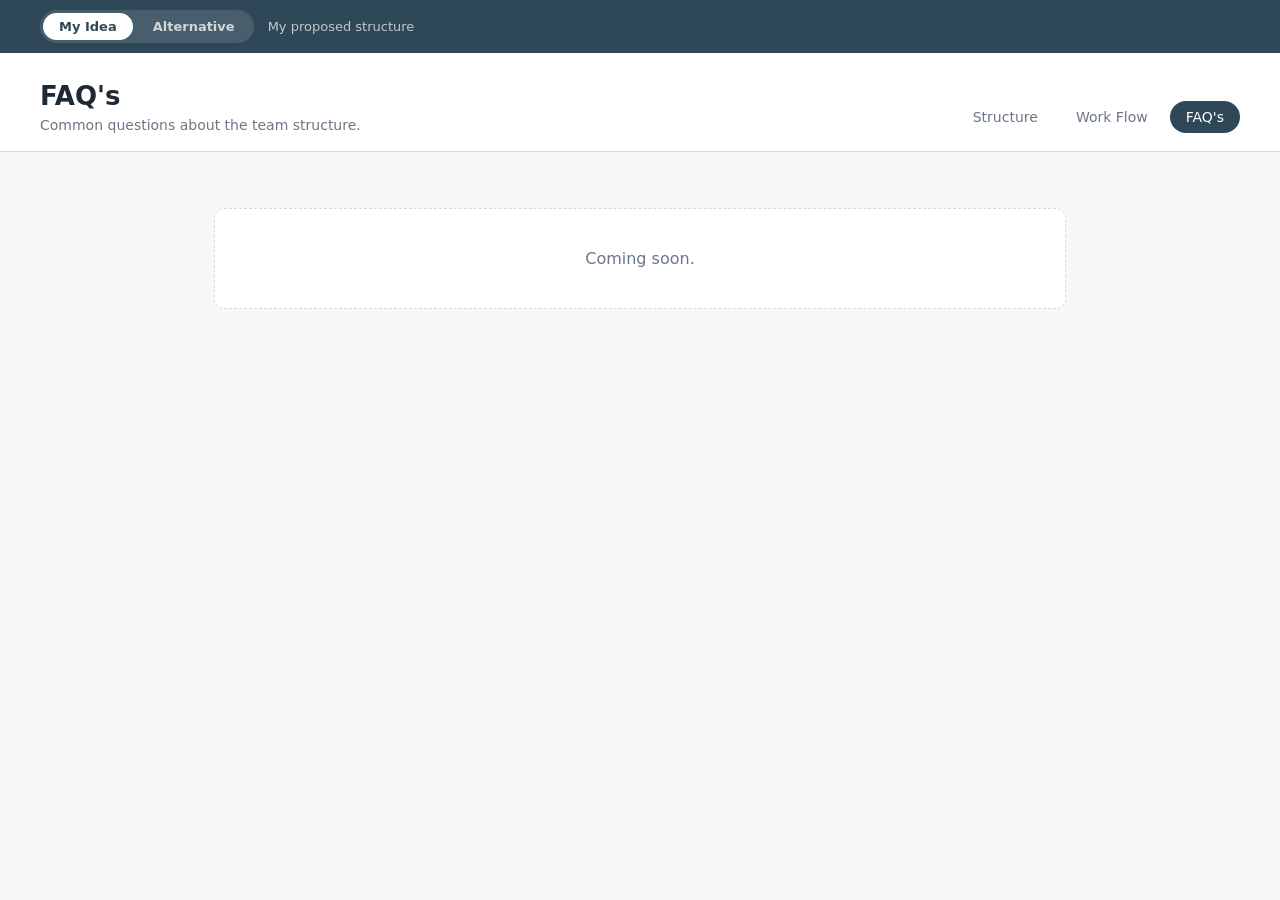
<file: faq.html>
<!DOCTYPE html>
<html lang="en">

<head>
  <meta charset="UTF-8">
  <meta name="viewport" content="width=device-width, initial-scale=1.0">
  <title>FAQ's · Operations Team</title>
  <link rel="stylesheet" href="style.css">
</head>

<body>

  <div class="version-bar">
    <nav class="version-switch" aria-label="Version">
      <a href="index.html" class="active" aria-current="true">My Idea</a>
      <a href="alt-structure.html">Alternative</a>
    </nav>
    <span class="version-note">My proposed structure</span>
  </div>

  <header class="page-header">
    <div>
      <h1>FAQ's</h1>
      <p class="hint">Common questions about the team structure.</p>
    </div>
    <nav class="top-nav" aria-label="Main">
      <ul>
        <li><a href="index.html">Structure</a></li>
        <li><a href="workflow.html">Work Flow</a></li>
        <li><a href="faq.html" class="active" aria-current="page">FAQ's</a></li>
      </ul>
    </nav>
  </header>

  <main class="page-body">
    <p class="placeholder">Coming soon.</p>
  </main>

</body>

</html>
</file>
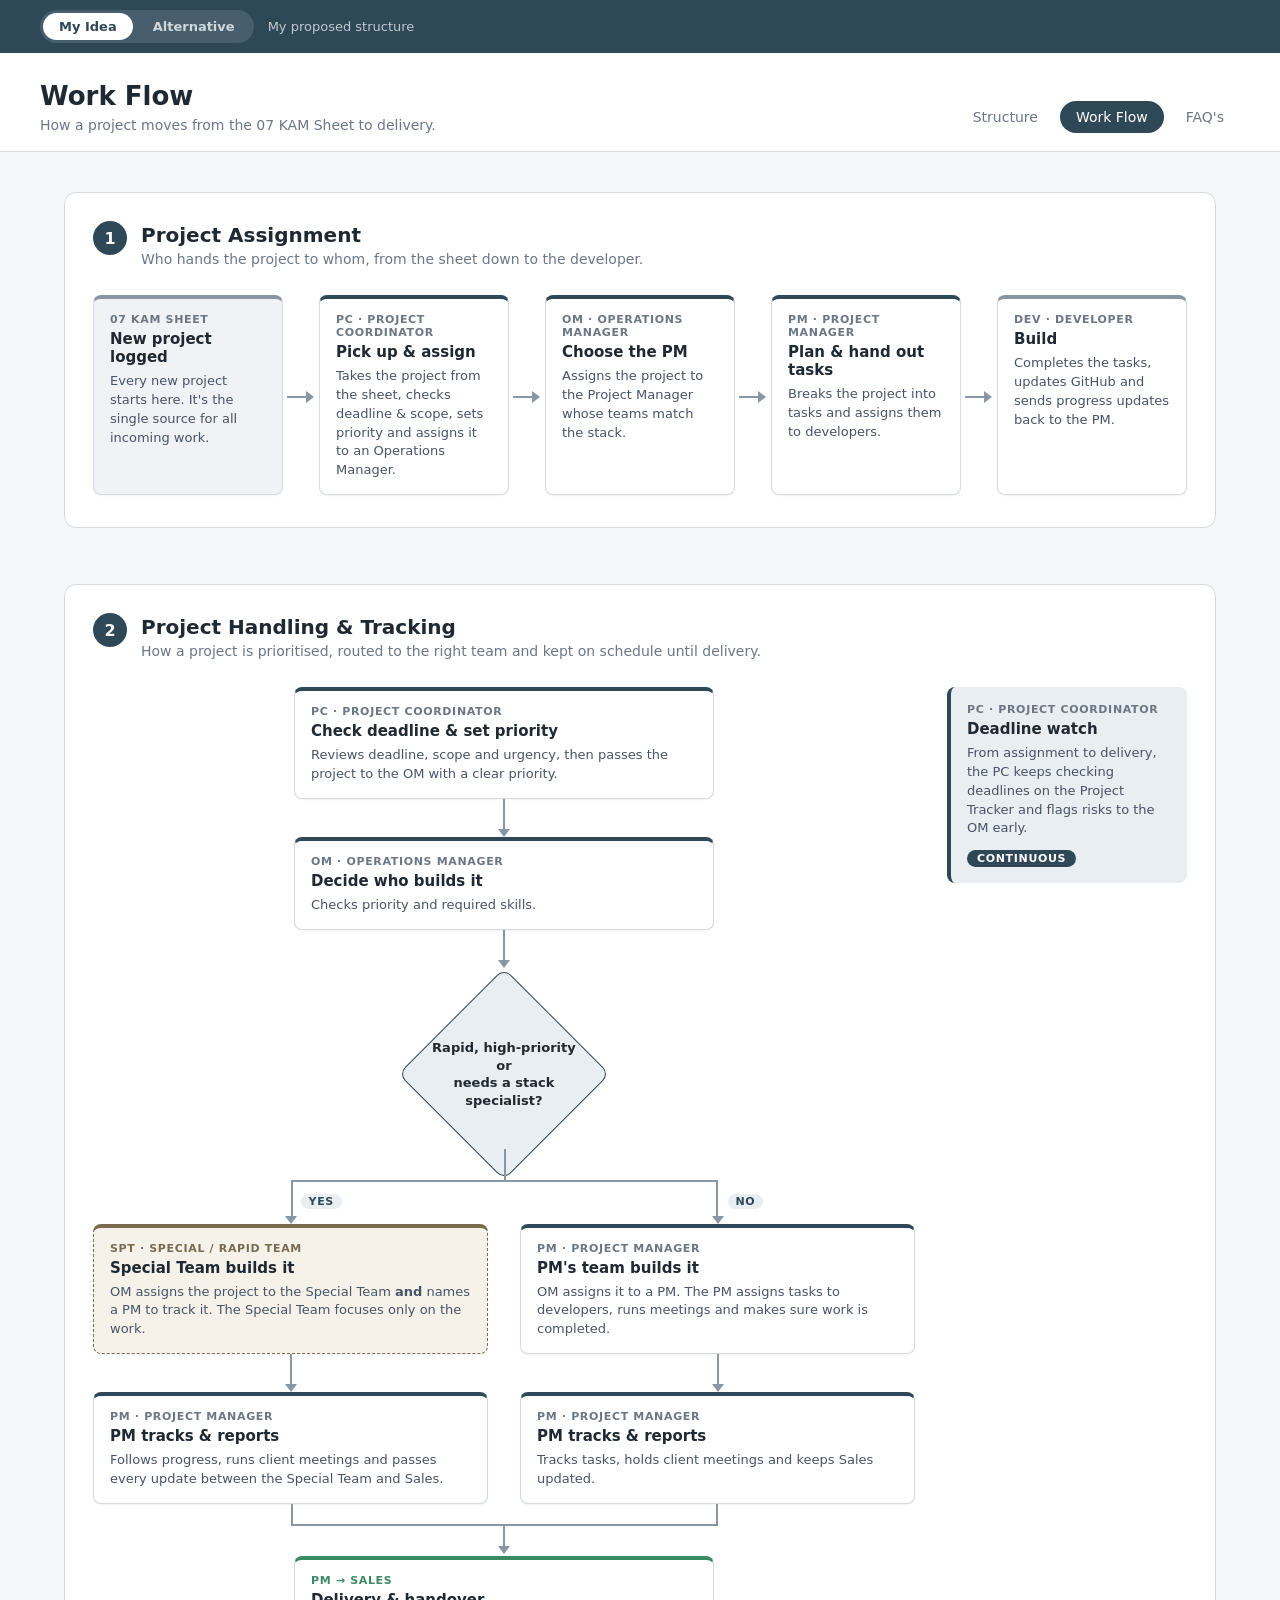
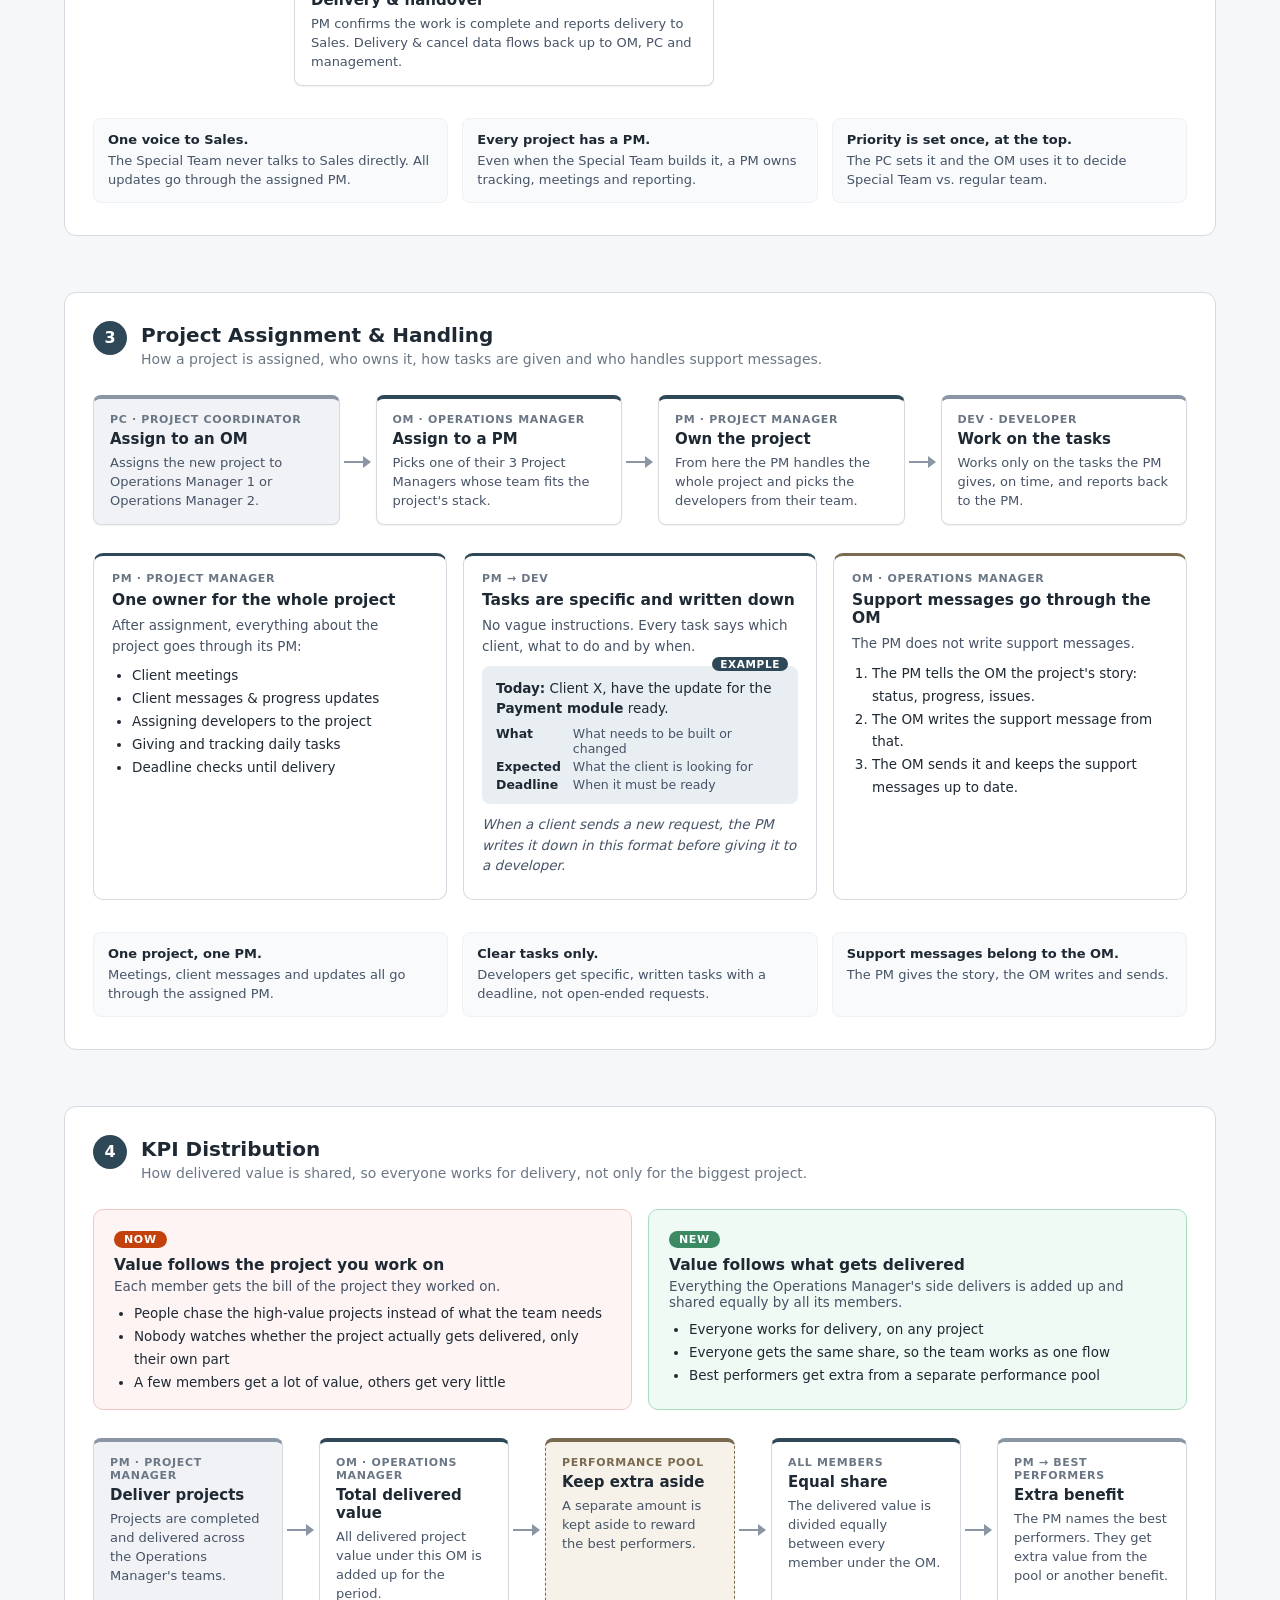
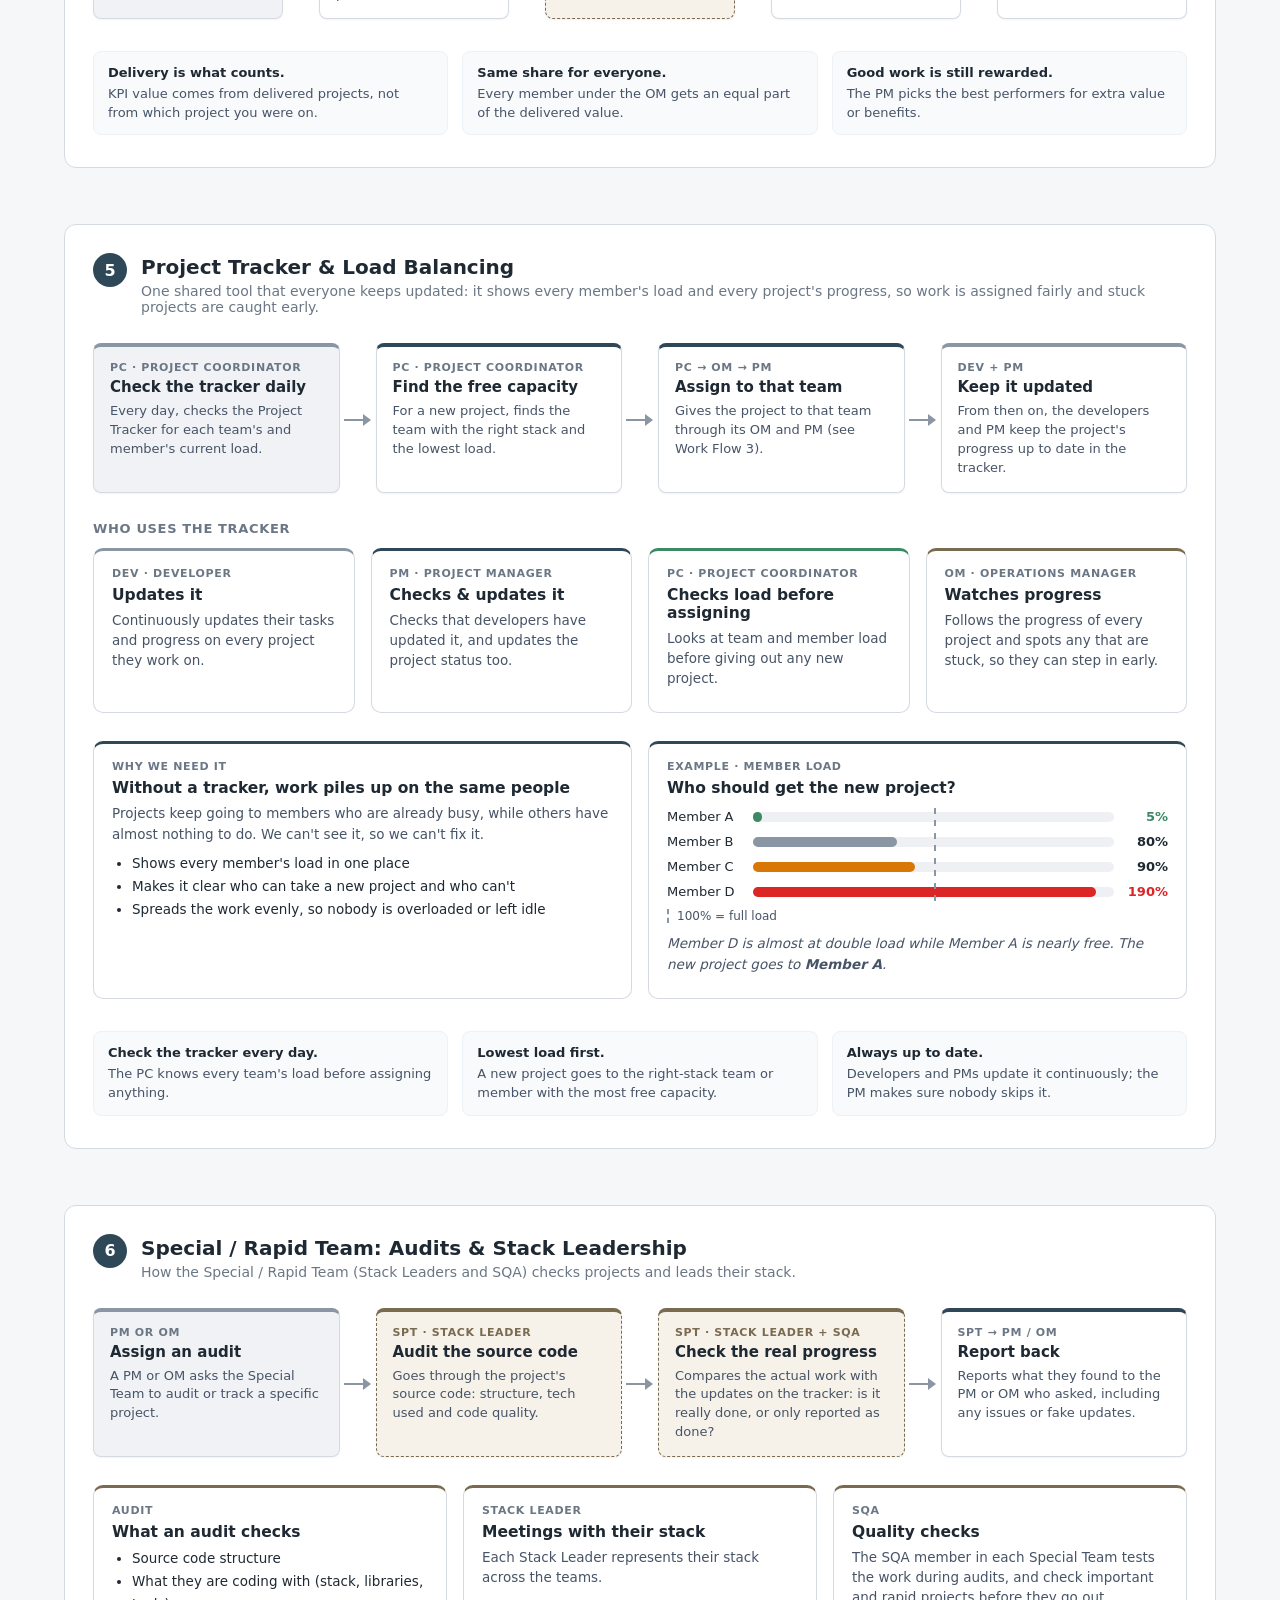
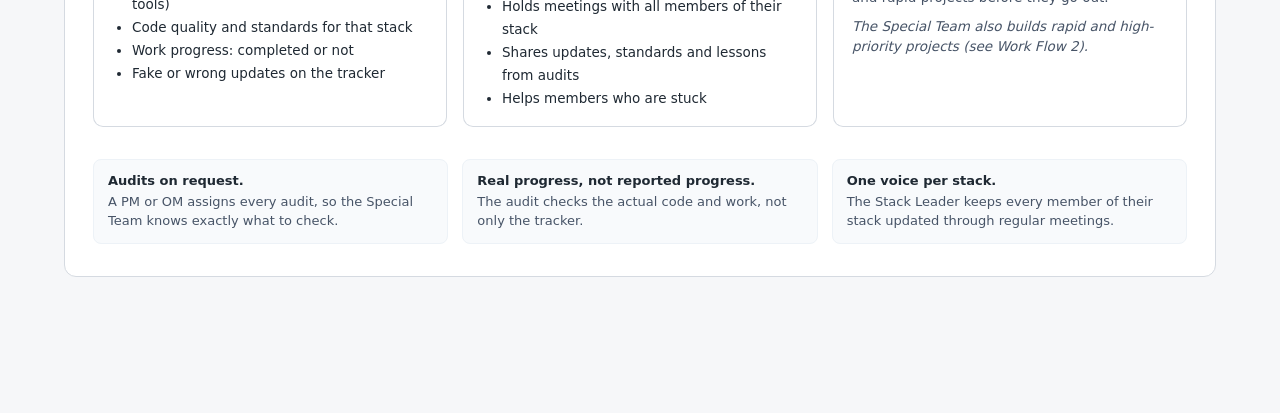
<file: workflow.html>
<!DOCTYPE html>
<html lang="en">

<head>
  <meta charset="UTF-8">
  <meta name="viewport" content="width=device-width, initial-scale=1.0">
  <title>Work Flow · Operations Team</title>
  <link rel="stylesheet" href="style.css">
</head>

<body>

  <div class="version-bar">
    <nav class="version-switch" aria-label="Version">
      <a href="index.html" class="active" aria-current="true">My Idea</a>
      <a href="alt-structure.html">Alternative</a>
    </nav>
    <span class="version-note">My proposed structure</span>
  </div>

  <header class="page-header">
    <div>
      <h1>Work Flow</h1>
      <p class="hint">How a project moves from the 07 KAM Sheet to delivery.</p>
    </div>
    <nav class="top-nav" aria-label="Main">
      <ul>
        <li><a href="index.html">Structure</a></li>
        <li><a href="workflow.html" class="active" aria-current="page">Work Flow</a></li>
        <li><a href="faq.html">FAQ's</a></li>
      </ul>
    </nav>
  </header>

  <main class="page-body page-body--wide">

    <!-- ===================== Workflow 1 ===================== -->
    <section class="flow">
      <div class="flow-head">
        <span class="flow-num">1</span>
        <div>
          <h2>Project Assignment</h2>
          <p>Who hands the project to whom, from the sheet down to the developer.</p>
        </div>
      </div>

      <ol class="chain">
        <li class="step step--source">
          <span class="step-role">07 KAM Sheet</span>
          <h3>New project logged</h3>
          <p>Every new project starts here. It's the single source for all incoming work.</p>
        </li>
        <li class="step">
          <span class="step-role">PC · Project Coordinator</span>
          <h3>Pick up &amp; assign</h3>
          <p>Takes the project from the sheet, checks deadline &amp; scope, sets priority and assigns it to an Operations Manager.</p>
        </li>
        <li class="step">
          <span class="step-role">OM · Operations Manager</span>
          <h3>Choose the PM</h3>
          <p>Assigns the project to the Project Manager whose teams match the stack.</p>
        </li>
        <li class="step">
          <span class="step-role">PM · Project Manager</span>
          <h3>Plan &amp; hand out tasks</h3>
          <p>Breaks the project into tasks and assigns them to developers.</p>
        </li>
        <li class="step step--dev">
          <span class="step-role">DEV · Developer</span>
          <h3>Build</h3>
          <p>Completes the tasks, updates GitHub and sends progress updates back to the PM.</p>
        </li>
      </ol>
    </section>

    <!-- ===================== Workflow 2 ===================== -->
    <section class="flow">
      <div class="flow-head">
        <span class="flow-num">2</span>
        <div>
          <h2>Project Handling &amp; Tracking</h2>
          <p>How a project is prioritised, routed to the right team and kept on schedule until delivery.</p>
        </div>
      </div>

      <div class="flow2">
        <div class="flow2-main">
          <div class="step">
            <span class="step-role">PC · Project Coordinator</span>
            <h3>Check deadline &amp; set priority</h3>
            <p>Reviews deadline, scope and urgency, then passes the project to the OM with a clear priority.</p>
          </div>

          <div class="vline"></div>

          <div class="step">
            <span class="step-role">OM · Operations Manager</span>
            <h3>Decide who builds it</h3>
            <p>Checks priority and required skills.</p>
          </div>

          <div class="vline"></div>

          <div class="decision"><span>Rapid, high-priority or<br>needs a stack specialist?</span></div>

          <div class="branch">
            <div class="branch-col">
              <span class="branch-label">Yes</span>
              <div class="step step--special">
                <span class="step-role">SPT · Special / Rapid Team</span>
                <h3>Special Team builds it</h3>
                <p>OM assigns the project to the Special Team <b>and</b> names a PM to track it. The Special Team focuses only on the work.</p>
              </div>
              <div class="vline"></div>
              <div class="step">
                <span class="step-role">PM · Project Manager</span>
                <h3>PM tracks &amp; reports</h3>
                <p>Follows progress, runs client meetings and passes every update between the Special Team and Sales.</p>
              </div>
            </div>

            <div class="branch-col">
              <span class="branch-label">No</span>
              <div class="step">
                <span class="step-role">PM · Project Manager</span>
                <h3>PM's team builds it</h3>
                <p>OM assigns it to a PM. The PM assigns tasks to developers, runs meetings and makes sure work is completed.</p>
              </div>
              <div class="vline"></div>
              <div class="step">
                <span class="step-role">PM · Project Manager</span>
                <h3>PM tracks &amp; reports</h3>
                <p>Tracks tasks, holds client meetings and keeps Sales updated.</p>
              </div>
            </div>
          </div>

          <div class="merge"></div>

          <div class="step step--sales">
            <span class="step-role">PM → Sales</span>
            <h3>Delivery &amp; handover</h3>
            <p>PM confirms the work is complete and reports delivery to Sales. Delivery &amp; cancel data flows back up to OM, PC and management.</p>
          </div>
        </div>

        <!-- Runs alongside the whole flow -->
        <aside class="flow2-rail">
          <span class="step-role">PC · Project Coordinator</span>
          <h3>Deadline watch</h3>
          <p>From assignment to delivery, the PC keeps checking deadlines on the Project Tracker and flags risks to the OM early.</p>
          <span class="rail-tag">Continuous</span>
        </aside>
      </div>

      <ul class="rules">
        <li><b>One voice to Sales.</b> The Special Team never talks to Sales directly. All updates go through the assigned PM.</li>
        <li><b>Every project has a PM.</b> Even when the Special Team builds it, a PM owns tracking, meetings and reporting.</li>
        <li><b>Priority is set once, at the top.</b> The PC sets it and the OM uses it to decide Special Team vs. regular team.</li>
      </ul>
    </section>

    <!-- ===================== Workflow 3 ===================== -->
    <section class="flow">
      <div class="flow-head">
        <span class="flow-num">3</span>
        <div>
          <h2>Project Assignment &amp; Handling</h2>
          <p>How a project is assigned, who owns it, how tasks are given and who handles support messages.</p>
        </div>
      </div>

      <ol class="chain chain--4">
        <li class="step step--source">
          <span class="step-role">PC · Project Coordinator</span>
          <h3>Assign to an OM</h3>
          <p>Assigns the new project to Operations Manager 1 or Operations Manager 2.</p>
        </li>
        <li class="step">
          <span class="step-role">OM · Operations Manager</span>
          <h3>Assign to a PM</h3>
          <p>Picks one of their 3 Project Managers whose team fits the project's stack.</p>
        </li>
        <li class="step">
          <span class="step-role">PM · Project Manager</span>
          <h3>Own the project</h3>
          <p>From here the PM handles the whole project and picks the developers from their team.</p>
        </li>
        <li class="step step--dev">
          <span class="step-role">DEV · Developer</span>
          <h3>Work on the tasks</h3>
          <p>Works only on the tasks the PM gives, on time, and reports back to the PM.</p>
        </li>
      </ol>

      <div class="wf-grid">
        <article class="wf-card">
          <span class="step-role">PM · Project Manager</span>
          <h3>One owner for the whole project</h3>
          <p>After assignment, everything about the project goes through its PM:</p>
          <ul class="wf-list">
            <li>Client meetings</li>
            <li>Client messages &amp; progress updates</li>
            <li>Assigning developers to the project</li>
            <li>Giving and tracking daily tasks</li>
            <li>Deadline checks until delivery</li>
          </ul>
        </article>

        <article class="wf-card">
          <span class="step-role">PM → DEV</span>
          <h3>Tasks are specific and written down</h3>
          <p>No vague instructions. Every task says which client, what to do and by when.</p>
          <div class="task-example">
            <span class="task-example-tag">Example</span>
            <p><b>Today:</b> Client X, have the update for the <b>Payment module</b> ready.</p>
            <dl>
              <dt>What</dt><dd>What needs to be built or changed</dd>
              <dt>Expected</dt><dd>What the client is looking for</dd>
              <dt>Deadline</dt><dd>When it must be ready</dd>
            </dl>
          </div>
          <p class="wf-note">When a client sends a new request, the PM writes it down in this format before giving it to a developer.</p>
        </article>

        <article class="wf-card wf-card--om">
          <span class="step-role">OM · Operations Manager</span>
          <h3>Support messages go through the OM</h3>
          <p>The PM does not write support messages.</p>
          <ol class="wf-steps">
            <li>The PM tells the OM the project's story: status, progress, issues.</li>
            <li>The OM writes the support message from that.</li>
            <li>The OM sends it and keeps the support messages up to date.</li>
          </ol>
        </article>
      </div>

      <ul class="rules">
        <li><b>One project, one PM.</b> Meetings, client messages and updates all go through the assigned PM.</li>
        <li><b>Clear tasks only.</b> Developers get specific, written tasks with a deadline, not open-ended requests.</li>
        <li><b>Support messages belong to the OM.</b> The PM gives the story, the OM writes and sends.</li>
      </ul>
    </section>

    <!-- ===================== Workflow 4 ===================== -->
    <section class="flow">
      <div class="flow-head">
        <span class="flow-num">4</span>
        <div>
          <h2>KPI Distribution</h2>
          <p>How delivered value is shared, so everyone works for delivery, not only for the biggest project.</p>
        </div>
      </div>

      <div class="kpi-compare">
        <article class="kpi-card kpi-card--now">
          <span class="kpi-tag">Now</span>
          <h3>Value follows the project you work on</h3>
          <p>Each member gets the bill of the project they worked on.</p>
          <ul class="wf-list">
            <li>People chase the high-value projects instead of what the team needs</li>
            <li>Nobody watches whether the project actually gets delivered, only their own part</li>
            <li>A few members get a lot of value, others get very little</li>
          </ul>
        </article>
        <article class="kpi-card kpi-card--new">
          <span class="kpi-tag">New</span>
          <h3>Value follows what gets delivered</h3>
          <p>Everything the Operations Manager's side delivers is added up and shared equally by all its members.</p>
          <ul class="wf-list">
            <li>Everyone works for delivery, on any project</li>
            <li>Everyone gets the same share, so the team works as one flow</li>
            <li>Best performers get extra from a separate performance pool</li>
          </ul>
        </article>
      </div>

      <ol class="chain">
        <li class="step step--source">
          <span class="step-role">PM · Project Manager</span>
          <h3>Deliver projects</h3>
          <p>Projects are completed and delivered across the Operations Manager's teams.</p>
        </li>
        <li class="step">
          <span class="step-role">OM · Operations Manager</span>
          <h3>Total delivered value</h3>
          <p>All delivered project value under this OM is added up for the period.</p>
        </li>
        <li class="step step--special">
          <span class="step-role">Performance pool</span>
          <h3>Keep extra aside</h3>
          <p>A separate amount is kept aside to reward the best performers.</p>
        </li>
        <li class="step">
          <span class="step-role">All members</span>
          <h3>Equal share</h3>
          <p>The delivered value is divided equally between every member under the OM.</p>
        </li>
        <li class="step step--dev">
          <span class="step-role">PM → Best performers</span>
          <h3>Extra benefit</h3>
          <p>The PM names the best performers. They get extra value from the pool or another benefit.</p>
        </li>
      </ol>

      <ul class="rules">
        <li><b>Delivery is what counts.</b> KPI value comes from delivered projects, not from which project you were on.</li>
        <li><b>Same share for everyone.</b> Every member under the OM gets an equal part of the delivered value.</li>
        <li><b>Good work is still rewarded.</b> The PM picks the best performers for extra value or benefits.</li>
      </ul>
    </section>

    <!-- ===================== Workflow 5 ===================== -->
    <section class="flow">
      <div class="flow-head">
        <span class="flow-num">5</span>
        <div>
          <h2>Project Tracker &amp; Load Balancing</h2>
          <p>One shared tool that everyone keeps updated: it shows every member's load and every project's progress, so work is assigned fairly and stuck projects are caught early.</p>
        </div>
      </div>

      <ol class="chain chain--4">
        <li class="step step--source">
          <span class="step-role">PC · Project Coordinator</span>
          <h3>Check the tracker daily</h3>
          <p>Every day, checks the Project Tracker for each team's and member's current load.</p>
        </li>
        <li class="step">
          <span class="step-role">PC · Project Coordinator</span>
          <h3>Find the free capacity</h3>
          <p>For a new project, finds the team with the right stack and the lowest load.</p>
        </li>
        <li class="step">
          <span class="step-role">PC → OM → PM</span>
          <h3>Assign to that team</h3>
          <p>Gives the project to that team through its OM and PM (see Work Flow 3).</p>
        </li>
        <li class="step step--dev">
          <span class="step-role">DEV + PM</span>
          <h3>Keep it updated</h3>
          <p>From then on, the developers and PM keep the project's progress up to date in the tracker.</p>
        </li>
      </ol>

      <h3 class="wf-subtitle">Who uses the tracker</h3>
      <div class="wf-grid wf-grid--4">
        <article class="wf-card wf-card--dev">
          <span class="step-role">DEV · Developer</span>
          <h3>Updates it</h3>
          <p>Continuously updates their tasks and progress on every project they work on.</p>
        </article>
        <article class="wf-card">
          <span class="step-role">PM · Project Manager</span>
          <h3>Checks &amp; updates it</h3>
          <p>Checks that developers have updated it, and updates the project status too.</p>
        </article>
        <article class="wf-card wf-card--pc">
          <span class="step-role">PC · Project Coordinator</span>
          <h3>Checks load before assigning</h3>
          <p>Looks at team and member load before giving out any new project.</p>
        </article>
        <article class="wf-card wf-card--om">
          <span class="step-role">OM · Operations Manager</span>
          <h3>Watches progress</h3>
          <p>Follows the progress of every project and spots any that are stuck, so they can step in early.</p>
        </article>
      </div>

      <div class="wf-grid wf-grid--2">
        <article class="wf-card">
          <span class="step-role">Why we need it</span>
          <h3>Without a tracker, work piles up on the same people</h3>
          <p>Projects keep going to members who are already busy, while others have almost nothing to do. We can't see it, so we can't fix it.</p>
          <ul class="wf-list">
            <li>Shows every member's load in one place</li>
            <li>Makes it clear who can take a new project and who can't</li>
            <li>Spreads the work evenly, so nobody is overloaded or left idle</li>
          </ul>
        </article>

        <article class="wf-card">
          <span class="step-role">Example · member load</span>
          <h3>Who should get the new project?</h3>
          <ul class="load-list">
            <li class="load-row load--low"><span>Member A</span><span class="load-bar"><i style="width: 2.5%"></i></span><b>5%</b></li>
            <li class="load-row"><span>Member B</span><span class="load-bar"><i style="width: 40%"></i></span><b>80%</b></li>
            <li class="load-row load--high"><span>Member C</span><span class="load-bar"><i style="width: 45%"></i></span><b>90%</b></li>
            <li class="load-row load--over"><span>Member D</span><span class="load-bar"><i style="width: 95%"></i></span><b>190%</b></li>
          </ul>
          <p class="load-legend"><span class="load-cap"></span>100% = full load</p>
          <p class="wf-note">Member D is almost at double load while Member A is nearly free. The new project goes to <b>Member A</b>.</p>
        </article>
      </div>

      <ul class="rules">
        <li><b>Check the tracker every day.</b> The PC knows every team's load before assigning anything.</li>
        <li><b>Lowest load first.</b> A new project goes to the right-stack team or member with the most free capacity.</li>
        <li><b>Always up to date.</b> Developers and PMs update it continuously; the PM makes sure nobody skips it.</li>
      </ul>
    </section>

    <!-- ===================== Workflow 6 ===================== -->
    <section class="flow">
      <div class="flow-head">
        <span class="flow-num">6</span>
        <div>
          <h2>Special / Rapid Team: Audits &amp; Stack Leadership</h2>
          <p>How the Special / Rapid Team (Stack Leaders and SQA) checks projects and leads their stack.</p>
        </div>
      </div>

      <ol class="chain chain--4">
        <li class="step step--source">
          <span class="step-role">PM or OM</span>
          <h3>Assign an audit</h3>
          <p>A PM or OM asks the Special Team to audit or track a specific project.</p>
        </li>
        <li class="step step--special">
          <span class="step-role">SPT · Stack Leader</span>
          <h3>Audit the source code</h3>
          <p>Goes through the project's source code: structure, tech used and code quality.</p>
        </li>
        <li class="step step--special">
          <span class="step-role">SPT · Stack Leader + SQA</span>
          <h3>Check the real progress</h3>
          <p>Compares the actual work with the updates on the tracker: is it really done, or only reported as done?</p>
        </li>
        <li class="step">
          <span class="step-role">SPT → PM / OM</span>
          <h3>Report back</h3>
          <p>Reports what they found to the PM or OM who asked, including any issues or fake updates.</p>
        </li>
      </ol>

      <div class="wf-grid">
        <article class="wf-card wf-card--om">
          <span class="step-role">Audit</span>
          <h3>What an audit checks</h3>
          <ul class="wf-list">
            <li>Source code structure</li>
            <li>What they are coding with (stack, libraries, tools)</li>
            <li>Code quality and standards for that stack</li>
            <li>Work progress: completed or not</li>
            <li>Fake or wrong updates on the tracker</li>
          </ul>
        </article>

        <article class="wf-card wf-card--om">
          <span class="step-role">Stack Leader</span>
          <h3>Meetings with their stack</h3>
          <p>Each Stack Leader represents their stack across the teams.</p>
          <ul class="wf-list">
            <li>Holds meetings with all members of their stack</li>
            <li>Shares updates, standards and lessons from audits</li>
            <li>Helps members who are stuck</li>
          </ul>
        </article>

        <article class="wf-card wf-card--om">
          <span class="step-role">SQA</span>
          <h3>Quality checks</h3>
          <p>The SQA member in each Special Team tests the work during audits, and check important and rapid projects before they go out.</p>
          <p class="wf-note">The Special Team also builds rapid and high-priority projects (see Work Flow 2).</p>
        </article>
      </div>

      <ul class="rules">
        <li><b>Audits on request.</b> A PM or OM assigns every audit, so the Special Team knows exactly what to check.</li>
        <li><b>Real progress, not reported progress.</b> The audit checks the actual code and work, not only the tracker.</li>
        <li><b>One voice per stack.</b> The Stack Leader keeps every member of their stack updated through regular meetings.</li>
      </ul>
    </section>

  </main>

</body>

</html>
</file>
<file: style.css>
:root {
  --bg: #f6f7f9;
  --surface: #ffffff;
  --text: #1f2933;
  --muted: #6b7785;
  --border: #d5dae1;
  --accent: #2f4858;
  /* dark slate – the only strong colour */
  --accent-soft: #e8eef2;
  --line: #8a96a3;
  --special: #7a6a4f;
  /* muted brown for the Special Team */
  --special-soft: #f6f2ea;
  --sales: #3b8a64;
  /* green for links with Sales */
}

* {
  box-sizing: border-box;
}

body {
  margin: 0;
  font-family: "Segoe UI", system-ui, -apple-system, Roboto, Arial, sans-serif;
  background: var(--bg);
  color: var(--text);
}

/* ---------- Placeholder pages ---------- */
.page-body {
  max-width: 900px;
  margin: 0 auto;
  padding: 40px 24px;
}

.placeholder {
  padding: 40px;
  text-align: center;
  color: var(--muted);
  background: var(--surface);
  border: 1px dashed var(--border);
  border-radius: 10px;
}

/* ---------- Alternative structure chart ---------- */
.alt-chart {
  position: relative;
  display: grid;
  grid-template-columns: repeat(7, minmax(200px, 1fr));
  grid-template-areas:
    ".   .   top top .   .   ."
    ".   .   agm agm .   .   ."
    "om1 om1 om1 om2 om2 om2 .";
  row-gap: 56px;
  column-gap: 14px;
  align-items: start;
  min-width: 1500px;
  max-width: 1800px;
  margin: 0 auto;
}

.alt-chart .lines path {
  opacity: 1;
}

.anode {
  position: relative;
  z-index: 1;
  display: flex;
  flex-direction: column;
  align-items: center;
  gap: 2px;
  justify-self: center;
  padding: 12px;
  background: var(--surface);
  border: 1px solid var(--border);
  border-radius: 8px;
  box-shadow: 0 1px 2px rgba(0, 0, 0, .05);
}

.anode--top {
  width: 240px;
  padding: 16px;
  color: #fff;
  background: var(--accent);
  border-color: var(--accent);
}

.anode--top .node-abbr {
  color: #c9d6df;
}

.anode--om {
  width: 220px;
  border-top: 4px solid var(--accent);
}

.anode--lead {
  width: 100%;
}

.team-card {
  position: relative;
  z-index: 1;
  overflow: hidden;
  background: var(--surface);
  border: 1px solid var(--border);
  border-radius: 8px;
  box-shadow: 0 1px 2px rgba(0, 0, 0, .05);
}

.team-card-head {
  display: flex;
  justify-content: center;
  align-items: center;
  gap: 8px;
  margin: 0;
  padding: 9px 10px;
  font-size: 13px;
  font-weight: 600;
  color: #fff;
}

.team-card--purple .team-card-head {
  background: #7c4dff;
}

.team-card--orange .team-card-head {
  background: #ee4b22;
}

.team-count {
  padding: 1px 8px;
  font-size: 11px;
  background: rgba(255, 255, 255, .25);
  border-radius: 999px;
}

.team-table {
  width: 100%;
  border-collapse: collapse;
  font-size: 11.5px;
}

.team-table td {
  padding: 6px 8px;
  border-top: 1px solid #eef0f3;
  vertical-align: top;
}

.team-table td + td {
  border-left: 1px solid #eef0f3;
}

.team-table .t-id {
  color: var(--muted);
  font-variant-numeric: tabular-nums;
}

.team-table .row--check td:nth-child(2) {
  text-decoration: underline dotted #c08a1e;
  text-underline-offset: 3px;
}

.team-table .row--teal td {
  background: #5fd9c9;
}

.team-table .row--pink td {
  background: #fcc6c0;
}

.alt-legend {
  display: flex;
  flex-wrap: wrap;
  gap: 18px;
  max-width: 1800px;
  margin: 36px auto 0;
  padding: 0;
  list-style: none;
  font-size: 13px;
  color: var(--muted);
}

.alt-legend li {
  display: flex;
  align-items: center;
  gap: 8px;
}

.swatch {
  width: 22px;
  height: 12px;
  border-radius: 3px;
}

.swatch--check {
  height: 0;
  border-bottom: 2px dotted #c08a1e;
  border-radius: 0;
}

.swatch--teal {
  background: #5fd9c9;
}

.swatch--pink {
  background: #fcc6c0;
}

/* ---------- My Suggestion ---------- */
.sg-intro {
  display: grid;
  grid-template-columns: 1.3fr 1fr;
  gap: 18px;
  margin-bottom: 36px;
}

.sg-points {
  margin: 0;
  padding: 18px 22px 18px 38px;
  font-size: 14px;
  line-height: 1.8;
  background: var(--surface);
  border: 1px solid var(--border);
  border-radius: 10px;
}

.sg-summary {
  display: grid;
  grid-template-columns: repeat(4, 1fr);
  gap: 12px;
}

.sg-stat {
  display: flex;
  flex-direction: column;
  justify-content: center;
  gap: 4px;
  padding: 16px;
  background: var(--surface);
  border: 1px solid var(--border);
  border-radius: 10px;
}

.sg-stat b {
  font-size: 24px;
  font-weight: 600;
}

.sg-stat span {
  font-size: 12.5px;
  color: var(--muted);
}

.sg-stat--hire b {
  color: #c2410c;
}

.sg-hire-total {
  padding: 14px 18px;
  background: #fff7ed;
  border: 1px solid #fed7aa;
  border-radius: 10px;
}

.sg-hire-total h2 {
  margin: 0 0 8px;
  font-size: 13px;
  font-weight: 700;
  letter-spacing: .04em;
  text-transform: uppercase;
  color: #9a3412;
}

.sg-hire-total ul,
.hire ul {
  display: grid;
  grid-template-columns: repeat(2, 1fr);
  gap: 4px 18px;
  margin: 0;
  padding: 0;
  list-style: none;
  font-size: 13px;
}

.sg-hire-total li,
.hire li {
  display: flex;
  justify-content: space-between;
}

.sg-title {
  display: flex;
  align-items: center;
  gap: 10px;
  margin: 0 0 4px;
  font-size: 19px;
  font-weight: 600;
}

.sg-sub {
  margin: 0 0 16px;
  font-size: 14px;
  color: var(--muted);
}

.sg-tag {
  padding: 2px 10px;
  font-size: 11px;
  font-weight: 700;
  letter-spacing: .05em;
  text-transform: uppercase;
  color: #fff;
  background: var(--accent);
  border-radius: 999px;
}

.sg-teams {
  display: grid;
  grid-template-columns: repeat(auto-fill, minmax(260px, 1fr));
  gap: 16px;
  align-items: start;
  margin-bottom: 40px;
}

.sg-team {
  overflow: hidden;
  background: var(--surface);
  border: 1px solid var(--border);
  border-top: 4px solid var(--accent);
  border-radius: 10px;
}

.sg-team--extra {
  border-top-color: var(--line);
  border-style: dashed;
  border-top-style: solid;
}

.sg-team-head {
  position: relative;
  padding: 14px 16px 12px;
  border-bottom: 1px solid var(--border);
}

.sg-team-head h3 {
  margin: 2px 0 2px;
  font-size: 16px;
  font-weight: 600;
}

.sg-team-head p {
  margin: 0;
  font-size: 12.5px;
  color: var(--muted);
}

.sg-fill {
  position: absolute;
  top: 14px;
  right: 14px;
  padding: 2px 9px;
  font-size: 11.5px;
  font-weight: 600;
  background: var(--accent-soft);
  border-radius: 999px;
}

.slot-group {
  padding: 10px 16px;
  border-bottom: 1px solid #eef0f3;
}

.slot-head {
  display: flex;
  justify-content: space-between;
  margin-bottom: 6px;
  font-size: 12px;
  font-weight: 700;
  letter-spacing: .03em;
  text-transform: uppercase;
  color: var(--muted);
}

.slot-count.is-short {
  color: #c2410c;
}

.slot-group ul {
  margin: 0;
  padding: 0;
  list-style: none;
  font-size: 13px;
}

.slot-group li {
  display: flex;
  gap: 10px;
  padding: 3px 0;
}

.slot-group .t-id {
  min-width: 42px;
  color: var(--muted);
  font-variant-numeric: tabular-nums;
}

.slot-empty {
  margin: 3px 0;
  padding: 3px 8px !important;
  font-size: 12px;
  color: #c2410c;
  border: 1px dashed #fdba74;
  border-radius: 6px;
}

.hire {
  margin: 0;
  padding: 10px 16px 12px;
  font-size: 13px;
  background: #fff7ed;
}

.hire summary {
  display: flex;
  align-items: center;
  gap: 8px;
  font-weight: 600;
  color: #9a3412;
  cursor: pointer;
}

.hire[open] summary {
  margin-bottom: 8px;
}

.hire-badge {
  padding: 0 8px;
  font-size: 11.5px;
  color: #fff;
  background: #ea580c;
  border-radius: 999px;
}

.hire--done {
  color: var(--sales);
  background: #ecfdf3;
}

.sg-split {
  display: grid;
  grid-template-columns: 1fr 1fr;
  gap: 24px;
  align-items: start;
}

.sg .team-table {
  font-size: 13px;
}

/* ---------- FAQ ---------- */
.faq {
  display: flex;
  flex-direction: column;
  gap: 12px;
}

.faq-item {
  background: var(--surface);
  border: 1px solid var(--border);
  border-radius: 10px;
  overflow: hidden;
}

.faq-item[open] {
  border-color: var(--accent);
  box-shadow: 0 4px 14px rgba(0, 0, 0, .06);
}

.faq-item summary {
  display: flex;
  align-items: center;
  gap: 14px;
  padding: 16px 20px;
  cursor: pointer;
  list-style: none;
}

.faq-item summary::-webkit-details-marker {
  display: none;
}

.faq-item summary::after {
  content: "+";
  margin-left: auto;
  font-size: 22px;
  font-weight: 300;
  color: var(--muted);
}

.faq-item[open] summary::after {
  content: "\2212";
}

.faq-num {
  display: grid;
  place-items: center;
  flex: none;
  width: 28px;
  height: 28px;
  font-size: 13px;
  font-weight: 700;
  color: #fff;
  background: var(--accent);
  border-radius: 50%;
}

.faq-q {
  font-size: 16px;
  font-weight: 600;
}

.faq-a {
  padding: 0 20px 20px 62px;
  font-size: 14px;
  line-height: 1.6;
  color: #475467;
}

.faq-a p {
  margin: 0 0 12px;
}

.faq-points {
  display: grid;
  grid-template-columns: 1fr 1fr;
  gap: 10px;
  margin: 0 0 12px;
  padding: 0;
  list-style: none;
}

.faq-points > li {
  display: flex;
  flex-direction: column;
  gap: 4px;
  padding: 12px 14px;
  background: var(--special-soft);
  border-left: 3px solid var(--special);
  border-radius: 6px;
}

.faq-points b {
  color: var(--text);
}

.faq-tasks {
  margin: 4px 0 0;
  padding: 0;
  list-style: none;
}

.faq-tasks li {
  position: relative;
  padding: 3px 0 3px 22px;
}

.faq-tasks li::before {
  content: "\2713";
  position: absolute;
  left: 0;
  font-weight: 700;
  color: var(--special);
}

.faq-note {
  font-style: italic;
}

.faq-a a {
  font-weight: 600;
  color: var(--accent);
}

@media (max-width: 700px) {
  .faq-a {
    padding-left: 20px;
  }

  .faq-points {
    grid-template-columns: 1fr;
  }
}

/* ---------- Alternative Work Flow ---------- */
.chain.chain--4 {
  grid-template-columns: repeat(4, 1fr);
}

.wf-grid {
  display: grid;
  grid-template-columns: repeat(3, 1fr);
  gap: 16px;
  margin-top: 28px;
}

.wf-card {
  padding: 16px 18px;
  background: var(--surface);
  border: 1px solid var(--border);
  border-top: 3px solid var(--accent);
  border-radius: 10px;
}

.wf-card--om {
  border-top-color: var(--special);
}

.wf-card h3 {
  margin: 6px 0 6px;
  font-size: 15.5px;
  font-weight: 600;
}

.wf-card p {
  margin: 0 0 8px;
  font-size: 13.5px;
  line-height: 1.5;
  color: #475467;
}

.wf-list,
.wf-steps {
  margin: 0;
  padding-left: 20px;
  font-size: 13.5px;
  line-height: 1.7;
}

.task-example {
  position: relative;
  margin: 10px 0;
  padding: 12px 14px;
  background: var(--accent-soft);
  border-radius: 8px;
}

.task-example-tag {
  position: absolute;
  top: -9px;
  right: 10px;
  padding: 1px 8px;
  font-size: 10.5px;
  font-weight: 700;
  letter-spacing: .06em;
  text-transform: uppercase;
  color: #fff;
  background: var(--accent);
  border-radius: 999px;
}

.task-example p {
  color: var(--text);
}

.task-example dl {
  display: grid;
  grid-template-columns: auto 1fr;
  gap: 3px 12px;
  margin: 0;
  font-size: 12.5px;
}

.task-example dt {
  font-weight: 700;
}

.task-example dd {
  margin: 0;
  color: #475467;
}

.wf-note {
  font-style: italic;
}

.wf-card a {
  font-weight: 600;
  color: var(--accent);
}

.kpi-compare {
  display: grid;
  grid-template-columns: 1fr 1fr;
  gap: 16px;
  margin-bottom: 28px;
}

.kpi-card {
  position: relative;
  padding: 18px 20px 16px;
  background: var(--surface);
  border: 1px solid var(--border);
  border-radius: 10px;
}

.kpi-card--now {
  background: #fdf4f3;
  border-color: #f3c7c0;
}

.kpi-card--new {
  background: #eefaf3;
  border-color: #a9dcbf;
}

.kpi-tag {
  display: inline-block;
  padding: 2px 10px;
  font-size: 11px;
  font-weight: 700;
  letter-spacing: .06em;
  text-transform: uppercase;
  color: #fff;
  border-radius: 999px;
}

.kpi-card--now .kpi-tag {
  background: #c2410c;
}

.kpi-card--new .kpi-tag {
  background: var(--sales);
}

.kpi-card h3 {
  margin: 8px 0 4px;
  font-size: 15.5px;
  font-weight: 600;
}

.kpi-card p {
  margin: 0 0 8px;
  font-size: 13.5px;
  color: #475467;
}

.rules a {
  font-weight: 600;
  color: var(--accent);
}

.wf-grid.wf-grid--4 {
  grid-template-columns: repeat(4, 1fr);
  margin-top: 12px;
  margin-bottom: 20px;
}

.wf-subtitle {
  margin: 28px 0 0;
  font-size: 13px;
  font-weight: 700;
  letter-spacing: .05em;
  text-transform: uppercase;
  color: var(--muted);
}

.wf-card--dev {
  border-top-color: var(--line);
}

.wf-card--pc {
  border-top-color: var(--sales);
}

.wf-grid.wf-grid--2 {
  grid-template-columns: 1fr 1fr;
  margin-bottom: 28px;
}

.load-list {
  display: flex;
  flex-direction: column;
  gap: 10px;
  margin: 12px 0 8px;
  padding: 0;
  list-style: none;
  font-size: 13px;
}

.load-row {
  display: grid;
  grid-template-columns: 76px 1fr 44px;
  align-items: center;
  gap: 10px;
}

.load-row b {
  text-align: right;
  font-variant-numeric: tabular-nums;
}

/* Track shows 0–200%; the line in the middle is 100% (full load) */
.load-bar {
  position: relative;
  height: 10px;
  background: #eef0f3;
  border-radius: 999px;
}

.load-bar::after {
  content: "";
  position: absolute;
  top: -4px;
  bottom: -4px;
  left: 50%;
  border-left: 2px dashed var(--line);
}

.load-bar i {
  display: block;
  height: 100%;
  background: var(--line);
  border-radius: 999px;
}

.load--low .load-bar i,
.load--low b {
  background: var(--sales);
}

.load--low b {
  background: none;
  color: var(--sales);
}

.load--high .load-bar i {
  background: #d97706;
}

.load--over .load-bar i {
  background: #dc2626;
}

.load--over b {
  color: #dc2626;
}

.load-legend {
  display: flex;
  align-items: center;
  gap: 8px;
  font-size: 12px !important;
}

.load-cap {
  width: 0;
  height: 14px;
  border-left: 2px dashed var(--line);
}

/* ---------- My Suggestion: tabs + structure chart ---------- */
.sg-tabs {
  display: flex;
  justify-content: center;
  gap: 6px;
  padding: 18px 16px 0;
}

.sg-tab {
  padding: 9px 20px;
  font: inherit;
  font-size: 14px;
  font-weight: 600;
  color: var(--muted);
  background: var(--surface);
  border: 1px solid var(--border);
  border-radius: 999px;
  cursor: pointer;
}

.sg-tab:hover,
.sg-tab:focus-visible {
  color: var(--text);
  border-color: var(--accent);
  outline: none;
}

.sg-tab.active {
  color: #fff;
  background: var(--accent);
  border-color: var(--accent);
}

.sg-chart {
  grid-template-columns: repeat(7, minmax(180px, 1fr));
  grid-template-areas: none;
  min-width: 1340px;
  max-width: 1600px;
}

.anode--rapid {
  width: 100%;
  background: var(--special-soft);
  border-color: var(--special);
  border-top: 4px solid var(--special);
}

.anode--special {
  width: 100%;
  background: #f3eeff;
  border-color: #7c4dff;
  border-top: 4px solid #7c4dff;
}

.anode--team {
  width: 100%;
  background: var(--accent-soft);
}

.anode .node-sub {
  font-size: 12px;
  color: var(--muted);
  text-align: center;
}

.lines path.line--dashed {
  stroke: var(--special);
  stroke-dasharray: 6 5;
}

.lines path.line--special {
  stroke: #7c4dff;
}

.sg-chart .lines marker path {
  fill: var(--line);
}

.sg-chart .lines marker#sg-arrow-special path {
  fill: var(--special);
}

/* Structure boxes are clickable, like My Idea */
.sg-chart .anode {
  font: inherit;
  color: inherit;
  cursor: pointer;
  transition: transform .15s, box-shadow .15s, border-color .15s;
}

.sg-chart .anode--top {
  color: #fff;
}

.sg-chart .anode--om {
  width: 180px;
}

/* Rapid Teams sit beside their OM, leaving room for the dashed link */
.sg-chart .anode--rapid {
  width: 150px;
}

.sg-chart [data-id="rapid-1"] {
  justify-self: start;
}

.sg-chart [data-id="rapid-2"] {
  justify-self: end;
}

.sg-chart .anode:hover,
.sg-chart .anode:focus-visible {
  transform: translateY(-2px);
  box-shadow: 0 6px 16px rgba(0, 0, 0, .09);
  outline: none;
}

.sg-chart .anode.selected {
  box-shadow: 0 0 0 3px #b8c7d1;
}

.sg-chart .lines path.edge {
  opacity: .55;
}

.sg-chart.has-selection .lines path.edge {
  opacity: .12;
}

.sg-chart .lines path.edge.hover,
.sg-chart.has-selection .lines path.edge.active {
  opacity: 1;
  stroke-width: 2.2;
}

.rapid-stack {
  width: 90px;
  font-weight: 600;
}

.rapid-open {
  color: #c2410c;
  font-style: italic;
}

.sg-title--spaced {
  margin-top: 40px;
  margin-bottom: 12px;
}

/* ---------- Version switch (My Idea / Alternative) ---------- */
.version-bar {
  display: flex;
  align-items: center;
  gap: 14px;
  padding: 10px 40px;
  background: var(--accent);
}

.version-switch {
  display: flex;
  gap: 4px;
  padding: 3px;
  background: rgba(255, 255, 255, .12);
  border-radius: 999px;
}

.version-switch a {
  padding: 6px 16px;
  font-size: 13px;
  font-weight: 600;
  color: rgba(255, 255, 255, .75);
  text-decoration: none;
  border-radius: 999px;
  transition: color .15s, background .15s;
}

.version-switch a:hover,
.version-switch a:focus-visible {
  color: #fff;
  outline: none;
}

.version-switch a.active {
  color: var(--accent);
  background: #fff;
}

.version-note {
  font-size: 13px;
  color: rgba(255, 255, 255, .7);
}

/* ---------- Header ---------- */
.page-header {
  display: flex;
  justify-content: space-between;
  align-items: flex-end;
  flex-wrap: wrap;
  gap: 16px;
  padding: 28px 40px 18px;
  border-bottom: 1px solid var(--border);
  background: var(--surface);
}

.page-header h1 {
  margin: 0;
  font-size: 26px;
  font-weight: 600;
}

.hint {
  margin: 6px 0 0;
  color: var(--muted);
  font-size: 14px;
}

/* ---------- Navigation (right side of the header) ---------- */
.top-nav ul {
  display: flex;
  gap: 6px;
  margin: 0;
  padding: 0;
  list-style: none;
}

.top-nav a {
  display: block;
  padding: 8px 16px;
  font-size: 14px;
  font-weight: 500;
  color: var(--muted);
  text-decoration: none;
  border-radius: 999px;
  transition: color .15s, background .15s;
}

.top-nav a:hover,
.top-nav a:focus-visible {
  color: var(--text);
  background: var(--accent-soft);
  outline: none;
}

.top-nav a.active {
  color: #fff;
  background: var(--accent);
}

/* ---------- Chart ---------- */
.chart-scroll {
  overflow-x: auto;
  padding: 40px 24px 60px;
}

.chart {
  position: relative;
  min-width: 1900px;
  max-width: 2200px;
  margin: 0 auto;
  /* scaled down by script.js to fit the screen width */
  transform-origin: top left;
}

.lines {
  position: absolute;
  inset: 0;
  width: 100%;
  height: 100%;
  pointer-events: none;
  overflow: visible;
}

.lines path {
  fill: none;
  stroke: var(--line);
  stroke-width: 1.6;
  opacity: .25;
  /* all lines stay faint until their box is hovered or selected */
  transition: opacity .2s;
}

.lines path.dashed {
  stroke: var(--special);
  stroke-dasharray: 6 5;
}

.lines path.sales {
  stroke: var(--sales);
}

.lines path.optional {
  stroke-dasharray: 2 4;
  opacity: .18;
}

.lines marker path {
  fill: var(--line);
  stroke: none;
}

.lines marker#arrow-special path {
  fill: var(--special);
}

.lines marker#arrow-sales path {
  fill: var(--sales);
}

/* When a box is selected, fade the lines that are not connected to it */
.chart.has-selection .lines path.edge {
  opacity: .15;
}

.chart.has-selection .lines path.edge.active {
  opacity: 1;
  stroke-width: 2.2;
}

/* Hovering a box lights up the lines connected to it */
.chart .lines path.edge.hover {
  opacity: 1;
  stroke-width: 2.2;
}

.level {
  display: flex;
  justify-content: center;
  margin-bottom: 64px;
}

.level--with-sales {
  position: relative;
  display: flex;
  justify-content: center;
  align-items: center;
}

.level--with-sales .node--sales {
  position: absolute;
  left: calc(50% + 160px);
}

.org {
  display: grid;
  grid-template-columns: 1fr 1fr;
  gap: 36px;
  /* opening a team on one side must not stretch the other side */
  align-items: start;
}

/* Each side uses 12 narrow columns (every team takes 2, every PM 4) plus
   one column for its Special Team, which sits on the inner side next to the OM. */
.side {
  display: grid;
  row-gap: 80px;
  align-items: start;
  /* expanding a team box must not move its neighbours */
  justify-items: center;
}

.side--1 {
  grid-template-columns: repeat(12, 1fr) 2.3fr;
  grid-template-areas:
    "om om om om om om om om om om om om spt"
    "p1 p1 p1 p1 p2 p2 p2 p2 p3 p3 p3 p3 ."
    "ta ta te te tb tb tc tc td td tf tf .";
}

.side--2 {
  grid-template-columns: 2.3fr repeat(12, 1fr);
  grid-template-areas:
    "spt om om om om om om om om om om om om"
    ".   p1 p1 p1 p1 p2 p2 p2 p2 p3 p3 p3 p3"
    ".   ta ta te te tb tb tc tc td td tf tf";
}

/* ---------- Boxes ---------- */
.node {
  position: relative;
  z-index: 1;
  display: flex;
  flex-direction: column;
  align-items: center;
  gap: 2px;
  width: 132px;
  padding: 10px 8px;
  font: inherit;
  color: var(--text);
  background: var(--surface);
  border: 1px solid var(--border);
  border-radius: 8px;
  box-shadow: 0 1px 2px rgba(0, 0, 0, .05);
  cursor: pointer;
  transition: transform .15s, box-shadow .15s, border-color .15s;
}

.node:hover,
.node:focus-visible {
  transform: translateY(-2px);
  box-shadow: 0 6px 16px rgba(0, 0, 0, .09);
  border-color: var(--accent);
  outline: none;
}

.node.selected {
  border-color: var(--accent);
  box-shadow: 0 0 0 3px var(--accent-soft);
}

.node-abbr {
  font-size: 12px;
  font-weight: 700;
  letter-spacing: .08em;
  color: var(--muted);
}

.node-title {
  font-size: 13.5px;
  font-weight: 500;
  line-height: 1.3;
  text-align: center;
}

.node--exec {
  width: 220px;
  padding: 14px;
  background: var(--accent);
  border-color: var(--accent);
  color: #fff;
}

.node--exec .node-abbr {
  color: #c9d6df;
  font-size: 13px;
}

.node--exec .node-title {
  font-size: 15px;
}

.node--exec.selected {
  box-shadow: 0 0 0 4px #b8c7d1;
}

.node--om {
  width: 200px;
  padding: 12px;
  border-top: 4px solid var(--accent);
}

.node--om .node-title {
  font-size: 14.5px;
  font-weight: 600;
}

.node-sub {
  font-size: 12px;
  color: var(--muted);
}

.node-meta {
  margin-top: 4px;
  font-size: 12px;
  color: var(--muted);
}

.node-meta:empty {
  display: none;
}

.node--pm {
  width: 118px;
  padding: 10px 6px;
}

/* Assistant PM: small box sharing the PM's grid area, on its right */
.node--apm {
  justify-self: end;
  align-self: center;
  width: 64px;
  padding: 6px 4px;
  gap: 0;
  background: #f7f9fb;
  border-style: dashed;
}

.node--apm .node-abbr {
  font-size: 10px;
}

.node--apm .node-title {
  font-size: 10.5px;
  line-height: 1.2;
}

.node--team {
  width: 112px;
  padding: 10px 6px;
  background: #f0f2f5;
}

.node--team .node-title {
  font-size: 15px;
  font-weight: 600;
}

.node--special {
  width: 140px;
  background: var(--special-soft);
  border: 1.5px dashed var(--special);
}

.node--special .node-abbr {
  color: var(--special);
}

/* ---------- Expandable team list ---------- */
.node[aria-expanded] .node-meta::after {
  content: " ▾";
}

.node.expanded .node-meta::after {
  content: " ▴";
}

.node-roster {
  display: none;
  width: 100%;
  margin-top: 8px;
  padding-top: 6px;
  border-top: 1px solid var(--border);
}

.node.expanded .node-roster {
  display: block;
}

.node.expanded {
  border-color: var(--accent);
  box-shadow: 0 6px 16px rgba(0, 0, 0, .09);
}

.roster-row {
  display: flex;
  justify-content: space-between;
  gap: 6px;
  padding: 3px 2px;
  font-size: 12px;
  text-align: left;
}

.roster-row b {
  font-weight: 600;
  color: var(--muted);
}

.roster-total {
  margin-top: 2px;
  padding-top: 5px;
  border-top: 1px solid var(--border);
}

.roster-total span,
.roster-total b {
  font-weight: 600;
  color: var(--text);
}

.roster-note {
  display: block;
  margin-top: 6px;
  font-size: 11px;
  color: var(--muted);
  text-align: center;
}

/* ---------- Project Coordinator (title not final) ---------- */
.node--pc {
  width: 220px;
  padding: 12px;
  border: 1.5px solid var(--accent);
}

.node--pc .node-title {
  font-size: 14.5px;
  font-weight: 600;
}

/* ---------- Sales Node ---------- */
.node--sales {
  width: 190px;
  padding: 12px;
  background: #ffffff;
  border: 1.5px solid var(--sales);
}

.node--sales .node-abbr {
  color: var(--sales);
}

.node--sales .node-title {
  font-size: 14.5px;
  font-weight: 600;
}

/* ---------- Optional role ---------- */
.node--optional {
  background: transparent;
  border: 1.5px dotted var(--line);
  box-shadow: none;
}

.node--optional .node-title,
.node--optional .node-abbr {
  color: var(--muted);
}

.node-tag {
  margin-top: 4px;
  padding: 1px 8px;
  font-size: 10.5px;
  font-weight: 600;
  letter-spacing: .06em;
  text-transform: uppercase;
  color: var(--muted);
  border: 1px solid var(--border);
  border-radius: 999px;
}

.roster-note--strong {
  color: var(--special);
  font-weight: 600;
}

/* ---------- Role note card (appears next to the clicked box) ---------- */
.note {
  position: absolute;
  z-index: 5;
  width: 340px;
  max-height: calc(100vh - 60px);
  overflow-y: auto;
  padding: 16px 18px 16px;
  background: var(--surface);
  border: 1px solid var(--border);
  border-radius: 10px;
  box-shadow: 0 10px 30px rgba(20, 28, 36, .14);
  opacity: 0;
  transform: translateX(-6px);
  transition: opacity .18s ease, transform .18s ease;
}

.note::-webkit-scrollbar {
  width: 5px;
}

.note::-webkit-scrollbar-thumb {
  background: #d5dae1;
  border-radius: 3px;
}

.note.note--left {
  transform: translateX(6px);
}

.note.show {
  opacity: 1;
  transform: none;
}

/* Small pointer toward the selected box */
.note::before {
  content: "";
  position: absolute;
  top: var(--caret-y, 24px);
  left: -7px;
  width: 12px;
  height: 12px;
  background: var(--surface);
  border-left: 1px solid var(--border);
  border-bottom: 1px solid var(--border);
  transform: translateY(-50%) rotate(45deg);
}

.note.note--left::before {
  left: auto;
  right: -7px;
  transform: translateY(-50%) rotate(-135deg);
}

.note-close {
  position: absolute;
  top: 8px;
  right: 8px;
  width: 28px;
  height: 28px;
  font-size: 20px;
  line-height: 1;
  color: var(--muted);
  background: none;
  border: 1px solid transparent;
  border-radius: 6px;
  cursor: pointer;
}

.note-close:hover {
  border-color: var(--border);
  color: var(--text);
}

.note-head {
  display: flex;
  align-items: flex-start;
  gap: 10px;
  padding-right: 26px;
}

.note-badge {
  flex-shrink: 0;
  padding: 3px 8px;
  font-size: 11px;
  font-weight: 700;
  letter-spacing: .06em;
  color: var(--accent);
  background: var(--accent-soft);
  border-radius: 999px;
}

.note h2 {
  margin: 0;
  font-size: 16px;
  line-height: 1.3;
}

.note-context {
  margin: 2px 0 0;
  font-size: 12px;
  color: var(--muted);
}

.note-optional {
  padding: 1px 6px;
  font-size: 10px;
  font-weight: 600;
  letter-spacing: .06em;
  text-transform: uppercase;
  color: var(--muted);
  border: 1px solid var(--border);
  border-radius: 999px;
  vertical-align: middle;
}

.note-short {
  margin: 12px 0;
  padding: 8px 10px;
  font-size: 13px;
  line-height: 1.45;
  background: #f8fafc;
  border-left: 3px solid var(--accent);
  border-radius: 0 6px 6px 0;
  color: #334155;
}

.note-tasks-header {
  display: flex;
  align-items: center;
  justify-content: space-between;
  margin: 14px 0 8px;
  padding-top: 10px;
  border-top: 1px solid var(--border);
}

.note-tasks-title {
  font-size: 11.5px;
  font-weight: 700;
  text-transform: uppercase;
  letter-spacing: .06em;
  color: var(--muted);
}

.note-tasks-count {
  font-size: 11px;
  font-weight: 600;
  background: var(--accent-soft);
  color: var(--accent);
  padding: 2px 8px;
  border-radius: 999px;
}

.note-tasks-list {
  list-style: none;
  margin: 0;
  padding: 0;
  display: flex;
  flex-direction: column;
  gap: 5px;
}

.note-tasks-list li {
  display: flex;
  align-items: flex-start;
  gap: 8px;
  padding: 5px 8px;
  font-size: 12.5px;
  line-height: 1.4;
  color: var(--text);
  background: #ffffff;
  border: 1px solid #edf2f7;
  border-radius: 6px;
}

.note-tasks-list li:hover {
  background: #f8fafc;
  border-color: #e2e8f0;
}

.note-task-check {
  flex-shrink: 0;
  display: inline-flex;
  align-items: center;
  justify-content: center;
  width: 15px;
  height: 15px;
  margin-top: 1px;
  font-size: 10px;
  font-weight: 700;
  color: var(--accent);
  background: var(--accent-soft);
  border-radius: 50%;
}
/* =========================================================
   Work Flow page
   ========================================================= */
.page-body--wide {
  max-width: 1200px;
  padding-bottom: 80px;
}

.flow {
  margin-bottom: 56px;
  padding: 28px 28px 32px;
  background: var(--surface);
  border: 1px solid var(--border);
  border-radius: 12px;
}

.flow-head {
  display: flex;
  align-items: flex-start;
  gap: 14px;
  margin-bottom: 28px;
}

.flow-num {
  flex-shrink: 0;
  display: grid;
  place-items: center;
  width: 34px;
  height: 34px;
  font-weight: 700;
  color: #fff;
  background: var(--accent);
  border-radius: 50%;
}

.flow-head h2 {
  margin: 2px 0 4px;
  font-size: 20px;
}

.flow-head p {
  margin: 0;
  font-size: 14px;
  color: var(--muted);
}

/* ---------- Step card ---------- */
.step {
  position: relative;
  padding: 14px 16px;
  background: var(--surface);
  border: 1px solid var(--border);
  border-top: 4px solid var(--accent);
  border-radius: 8px;
  box-shadow: 0 1px 2px rgba(0, 0, 0, .05);
}

.step-role {
  display: block;
  font-size: 11px;
  font-weight: 700;
  letter-spacing: .06em;
  text-transform: uppercase;
  color: var(--muted);
}

.step h3 {
  margin: 4px 0 6px;
  font-size: 15px;
}

.step p {
  margin: 0;
  font-size: 13px;
  line-height: 1.45;
  color: #475467;
}

.step--source {
  border-top-color: var(--line);
  background: #f0f2f5;
}

.step--dev {
  border-top-color: var(--line);
}

.step--special {
  background: var(--special-soft);
  border: 1.5px dashed var(--special);
  border-top: 4px solid var(--special);
}

.step--special .step-role {
  color: var(--special);
}

.step--sales {
  border-top-color: var(--sales);
}

.step--sales .step-role {
  color: var(--sales);
}

/* ---------- Workflow 1: horizontal chain ---------- */
.chain {
  display: grid;
  grid-template-columns: repeat(5, 1fr);
  gap: 36px;
  margin: 0;
  padding: 0;
  list-style: none;
  counter-reset: step;
}

/* arrow to the next step */
.chain .step:not(:last-child)::after {
  content: "";
  position: absolute;
  top: 50%;
  left: calc(100% + 5px);
  width: 20px;
  height: 2px;
  transform: translateY(-50%);
  background: var(--line);
}

.chain .step:not(:last-child)::before {
  content: "";
  position: absolute;
  top: 50%;
  left: calc(100% + 24px);
  transform: translateY(-50%);
  border: 6px solid transparent;
  border-left: 8px solid var(--line);
  border-right: 0;
}

/* ---------- Workflow 2: vertical flow with a branch ---------- */
.flow2 {
  display: grid;
  grid-template-columns: 1fr 240px;
  gap: 32px;
  align-items: stretch;
}

.flow2-main {
  display: flex;
  flex-direction: column;
  align-items: center;
}

.flow2-main > .step {
  width: min(100%, 420px);
}

/* vertical arrow */
.vline {
  position: relative;
  width: 2px;
  height: 30px;
  margin-bottom: 8px;
  background: var(--line);
}

.vline::after {
  content: "";
  position: absolute;
  bottom: -8px;
  left: 50%;
  transform: translateX(-50%);
  border: 6px solid transparent;
  border-top: 8px solid var(--line);
  border-bottom: 0;
}

.decision {
  display: grid;
  place-items: center;
  width: 150px;
  height: 150px;
  /* the rotated square pokes out ~31px above and below its box */
  margin: 31px 0;
  background: var(--accent-soft);
  border: 1.5px solid var(--accent);
  transform: rotate(45deg);
  border-radius: 10px;
}

.decision span {
  transform: rotate(-45deg);
  font-size: 13px;
  font-weight: 600;
  text-align: center;
  line-height: 1.35;
}

/* Two columns under the decision, joined by lines that split and merge */
.branch {
  position: relative;
  display: grid;
  grid-template-columns: 1fr 1fr;
  gap: 32px;
  width: 100%;
  padding-top: 44px;
}

/* split: down from the diamond, across, down into each column */
.branch::before {
  content: "";
  position: absolute;
  top: 0;
  left: calc(25% - 8px);
  right: calc(25% - 8px);
  height: 36px;
  border: 2px solid var(--line);
  border-bottom: 0;
}

.branch::after {
  content: "";
  position: absolute;
  top: -31px;
  left: 50%;
  width: 2px;
  height: 31px;
  background: var(--line);
}

.branch-col {
  position: relative;
  display: flex;
  flex-direction: column;
  align-items: center;
}

.branch-col > .step {
  width: 100%;
}

/* arrow tip into the first card of each column */
.branch-col::before {
  content: "";
  position: absolute;
  top: -8px;
  left: 50%;
  transform: translateX(-50%);
  border: 6px solid transparent;
  border-top: 8px solid var(--line);
  border-bottom: 0;
}

.branch-label {
  position: absolute;
  top: -30px;
  left: calc(50% + 10px);
  padding: 1px 8px;
  font-size: 11px;
  font-weight: 700;
  letter-spacing: .06em;
  text-transform: uppercase;
  color: var(--accent);
  background: var(--accent-soft);
  border-radius: 999px;
}

/* merge: down from each column, across, down into the final card */
.merge {
  position: relative;
  width: calc(50% + 16px);
  height: 22px;
  margin-bottom: 30px;
  border: 2px solid var(--line);
  border-top: 0;
}

.merge::after {
  content: "";
  position: absolute;
  top: 100%;
  left: 50%;
  width: 2px;
  height: 22px;
  transform: translateX(-50%);
  background: var(--line);
}

.merge::before {
  content: "";
  position: absolute;
  top: calc(100% + 22px);
  left: 50%;
  transform: translateX(-50%);
  border: 6px solid transparent;
  border-top: 8px solid var(--line);
  border-bottom: 0;
}

/* PC deadline watch, runs next to the whole flow */
.flow2-rail {
  position: sticky;
  top: 20px;
  align-self: start;
  padding: 16px;
  background: var(--accent-soft);
  border-left: 4px solid var(--accent);
  border-radius: 8px;
}

.flow2-rail h3 {
  margin: 4px 0 6px;
  font-size: 15px;
}

.flow2-rail p {
  margin: 0;
  font-size: 13px;
  line-height: 1.45;
  color: #475467;
}

.rail-tag {
  display: inline-block;
  margin-top: 12px;
  padding: 2px 10px;
  font-size: 11px;
  font-weight: 700;
  letter-spacing: .06em;
  text-transform: uppercase;
  color: #fff;
  background: var(--accent);
  border-radius: 999px;
}

/* Key rules */
.rules {
  display: grid;
  grid-template-columns: repeat(3, 1fr);
  gap: 14px;
  margin: 32px 0 0;
  padding: 0;
  list-style: none;
}

.rules li {
  padding: 12px 14px;
  font-size: 13px;
  line-height: 1.45;
  color: #475467;
  background: #f8fafc;
  border: 1px solid #edf2f7;
  border-radius: 8px;
}

.rules b {
  display: block;
  margin-bottom: 2px;
  color: var(--text);
}

/* ---------- Narrow screens: stack everything ---------- */
@media (max-width: 900px) {
  .chain {
    grid-template-columns: 1fr;
    gap: 30px;
  }

  .chain .step:not(:last-child)::after {
    display: none;
  }

  .chain .step:not(:last-child)::before {
    top: auto;
    right: auto;
    bottom: -22px;
    left: 50%;
    transform: translateX(-50%);
    border: 6px solid transparent;
    border-top: 8px solid var(--line);
    border-bottom: 0;
  }

  .flow2,
  .rules,
  .wf-grid,
  .wf-grid.wf-grid--2,
  .wf-grid.wf-grid--4,
  .kpi-compare,
  .chain--4 {
    grid-template-columns: 1fr;
  }

  .flow {
    padding: 20px 16px 24px;
  }

  .sg-intro,
  .sg-split,
  .sg-summary {
    grid-template-columns: 1fr 1fr;
  }

  .sg-intro,
  .sg-split {
    grid-template-columns: 1fr;
  }

  .version-bar {
    flex-wrap: wrap;
    padding: 10px 16px;
  }
}
</file>
